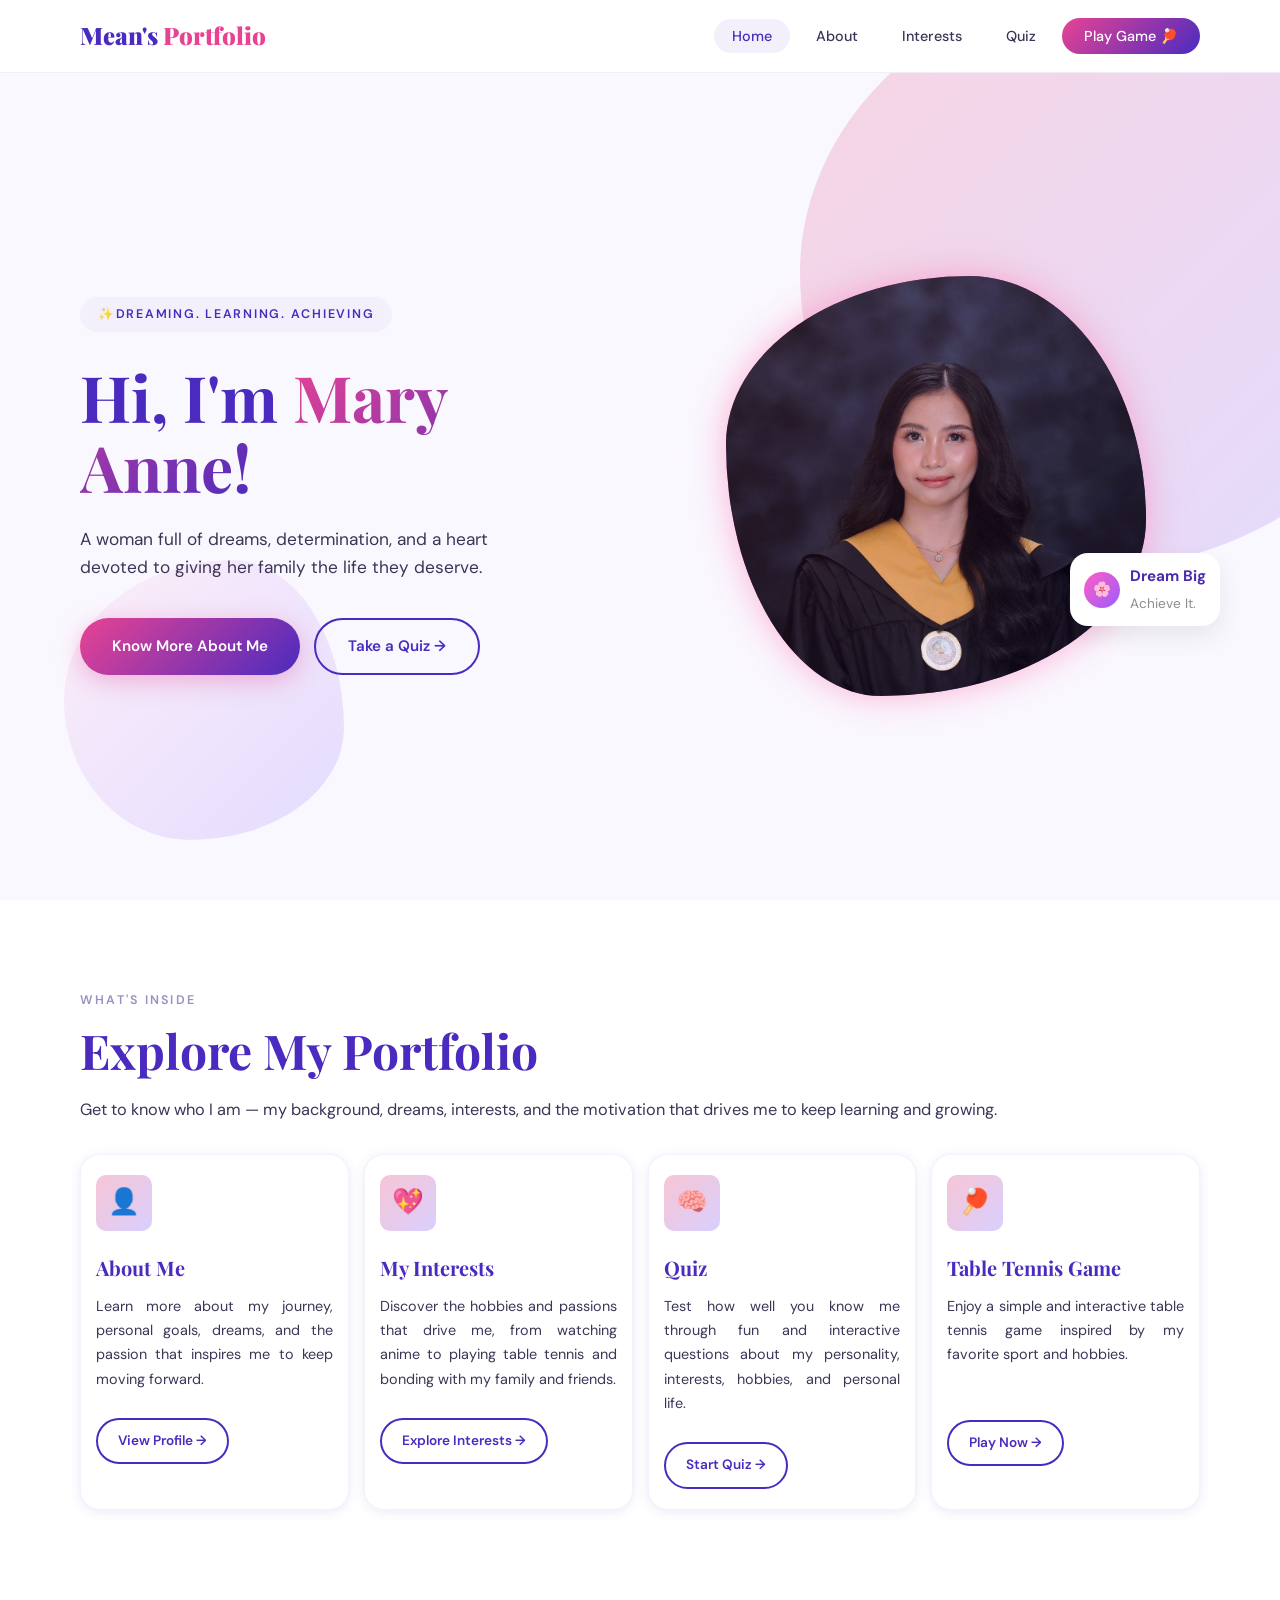
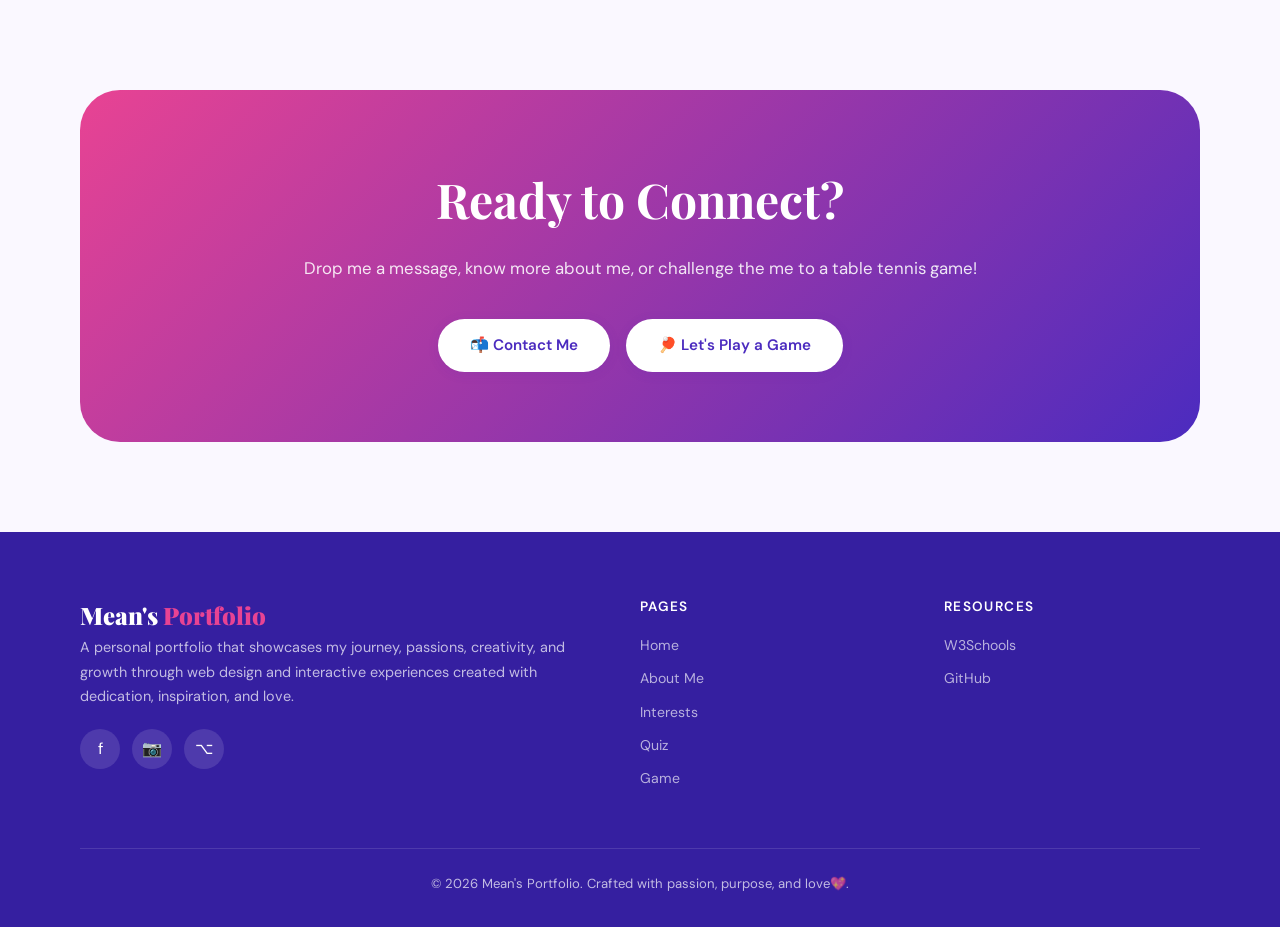
<file: index.html>
<!DOCTYPE html>
<html lang="en">
<head>
  <meta charset="UTF-8" />
  <meta name="viewport" content="width=device-width, initial-scale=1.0" />
  <title>Mean's Portfolio — Home</title>
  <link rel="stylesheet" href="style.css" />
</head>
<body>

  <nav class="navbar">
    <div class="container nav-inner">
      <a href="index.html" class="nav-logo">Mean's <span>Portfolio</span></a>

      <ul class="nav-links">
        <li><a href="index.html">Home</a></li>
        <li><a href="about.html">About</a></li>
        <li><a href="interest.html">Interests</a></li>
        <li><a href="quiz.html">Quiz</a></li>
        <li><a href="game.html" class="nav-cta">Play Game 🏓</a></li>
      </ul>

      <button class="nav-hamburger" aria-label="Toggle menu">
        <span></span><span></span><span></span>
      </button>
    </div>

    <ul class="nav-mobile">
      <li><a href="index.html">Home</a></li>
      <li><a href="about.html">About</a></li>
      <li><a href="interest.html">Interests</a></li>
      <li><a href="quiz.html">Quiz</a></li>
      <li><a href="game.html">Play Game 🏓</a></li>
    </ul>
  </nav>

  <section class="hero">
    <div class="blob hero-bg-blob-1"></div>
    <div class="blob hero-bg-blob-2"></div>
    <div class="container">
      <div class="hero-inner">
        <div class="hero-content">
          <span class="hero-tag">✨Dreaming. Learning. Achieving</span>
          <h1 class="hero-title">
            <span class="intro-line">
              Hi, I'm <span class="grad-text">Mary Anne!</span>
            </span>
          </h1>
          <p class="hero-desc">
            A woman full of dreams, determination, and a heart devoted to giving her family the life they deserve.
          </p>
          <div class="hero-actions">
            <a href="about.html" class="btn btn-primary">Know More About Me</a>
            <a href="quiz.html"  class="btn btn-outline">Take a Quiz →</a>
          </div>
        </div>
        <div class="hero-visual">
          <div class="hero-img-blob">
            <!-- Profile photo placeholder -->
            <img src=".\mean.jpg" alt="Mary Anne" class="profile-img">
          </div>
          <div class="hero-badge">
            <div class="hero-badge-icon">🌸</div>
            <div>
                <strong>Dream Big</strong>
                <span>Achieve It.</span>
            </div>
        </div>
        </div>
      </div>
    </div>
  </section>

  <section class="section" style="background: var(--white);">
    <div class="container">
      <p class="section-label fade-up">What's Inside</p>
      <h2 class="section-title fade-up">Explore My Portfolio</h2>
      <p class="section-sub fade-up; about-text" >
        Get to know who I am — my background, dreams, interests, and the motivation that drives me to keep learning and growing.
      </p>

      <div class="features-grid">

        <div class="feature-card fade-up">
          <div class="feature-icon">👤</div>
          <h3>About Me</h3>
          <p style="text-align: justify;">Learn more about my journey, personal goals, dreams, and the passion that inspires me to keep moving forward.</p>
          <br>
          <a href="about.html" class="btn btn-outline" style="padding:10px 20px; font-size:.85rem">View Profile →</a>
        </div>

        <div class="feature-card fade-up">
          <div class="feature-icon">💖</div>
          <h3>My Interests</h3>
          <p style="text-align: justify;">Discover the hobbies and passions that drive me, from watching anime to playing table tennis and bonding with my family and friends.</p>
          <br>
          <a href="interest.html" class="btn btn-outline" style="padding:10px 20px; font-size:.85rem">Explore Interests →</a>
        </div>

        <div class="feature-card fade-up">
          <div class="feature-icon">🧠</div>
          <h3>Quiz</h3>
          <p style="text-align: justify;">Test how well you know me through fun and interactive questions about my personality, interests, hobbies, and personal life.</p>
          <br>
          <a href="quiz.html" class="btn btn-outline" style="padding:10px 20px; font-size:.85rem">Start Quiz →</a>
        </div>

        <div class="feature-card fade-up">
          <div class="feature-icon">🏓</div>
          <h3>Table Tennis Game</h3>
          <p style="text-align: justify;">Enjoy a simple and interactive table tennis game inspired by my favorite sport and hobbies.</p>
          <br>
          <br>
          <a href="game.html" class="btn btn-outline" style="padding:10px 20px; font-size:.85rem">Play Now →</a>
        </div>

      </div>
    </div>
  </section>

  <section class="section">
    <div class="container">
      <div class="cta-banner fade-up">
        <h2>Ready to Connect?</h2>
        <p>Drop me a message, know more about me, or challenge the me to a table tennis game!</p>
        <div style="display:flex; gap:16px; justify-content:center; flex-wrap:wrap;">
          <a href="about.html" class="btn btn-white">📬 Contact Me</a>
          <a href="game.html"  class="btn btn-white">🏓 Let's Play a Game</a>
        </div>
      </div>
    </div>
  </section>

  <footer class="footer">
    <div class="container">
      <div class="footer-grid">
        <div class="footer-brand">
          <a href="index.html" class="nav-logo">Mean's<span> Portfolio</span></a>
          <p>A personal portfolio that showcases my journey, passions, creativity, and growth through web design and interactive experiences created with dedication, inspiration, and love.</p>
          <div class="social-links">
            <a href="https://www.facebook.com/maryanne.gonzales.5876/" title="Facebook">f</a>
            <a href="https://www.instagram.com/_whtdhck" title="Instagram">📷</a>
            <a href="https://github.com/maryviojan" title="GitHub">⌥</a>
          </div>
        </div>
        <div class="footer-col">
          <h4>Pages</h4>
          <a href="index.html">Home</a>
          <a href="about.html">About Me</a>
          <a href="interest.html">Interests</a>
          <a href="quiz.html">Quiz</a>
          <a href="game.html">Game</a>
        </div>
        <div class="footer-col">
          <h4>Resources</h4>
          <a href="https://www.w3schools.com" target="_blank" rel="noopener">W3Schools</a>
          <a href="https://github.com/maryviojan" target="_blank" rel="noopener">GitHub</a>
        </div>
      </div>
      <div class="footer-bottom">
        <p>© 2026 Mean's Portfolio. Crafted with passion, purpose, and love💖.</p>
      </div>
    </div>
  </footer>

  <script src="script.js"></script>
</body>
</html>
</file>
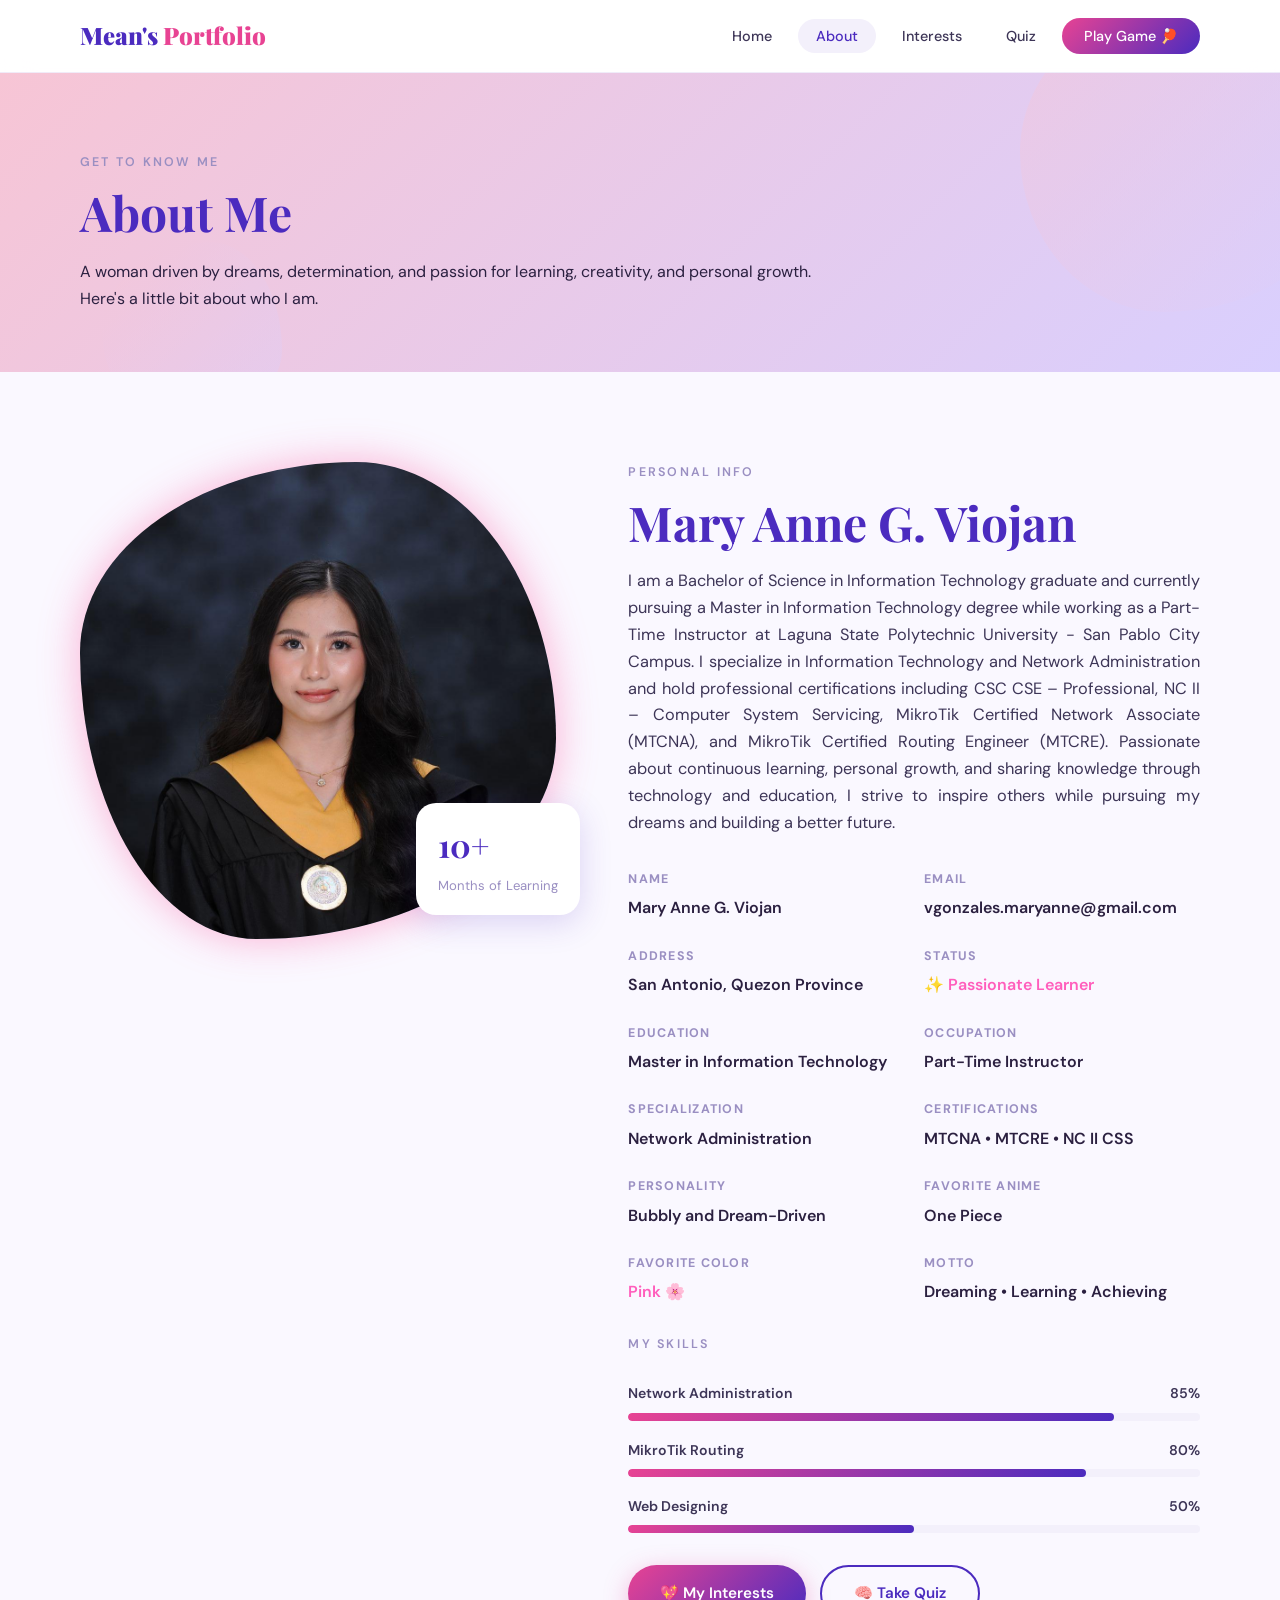
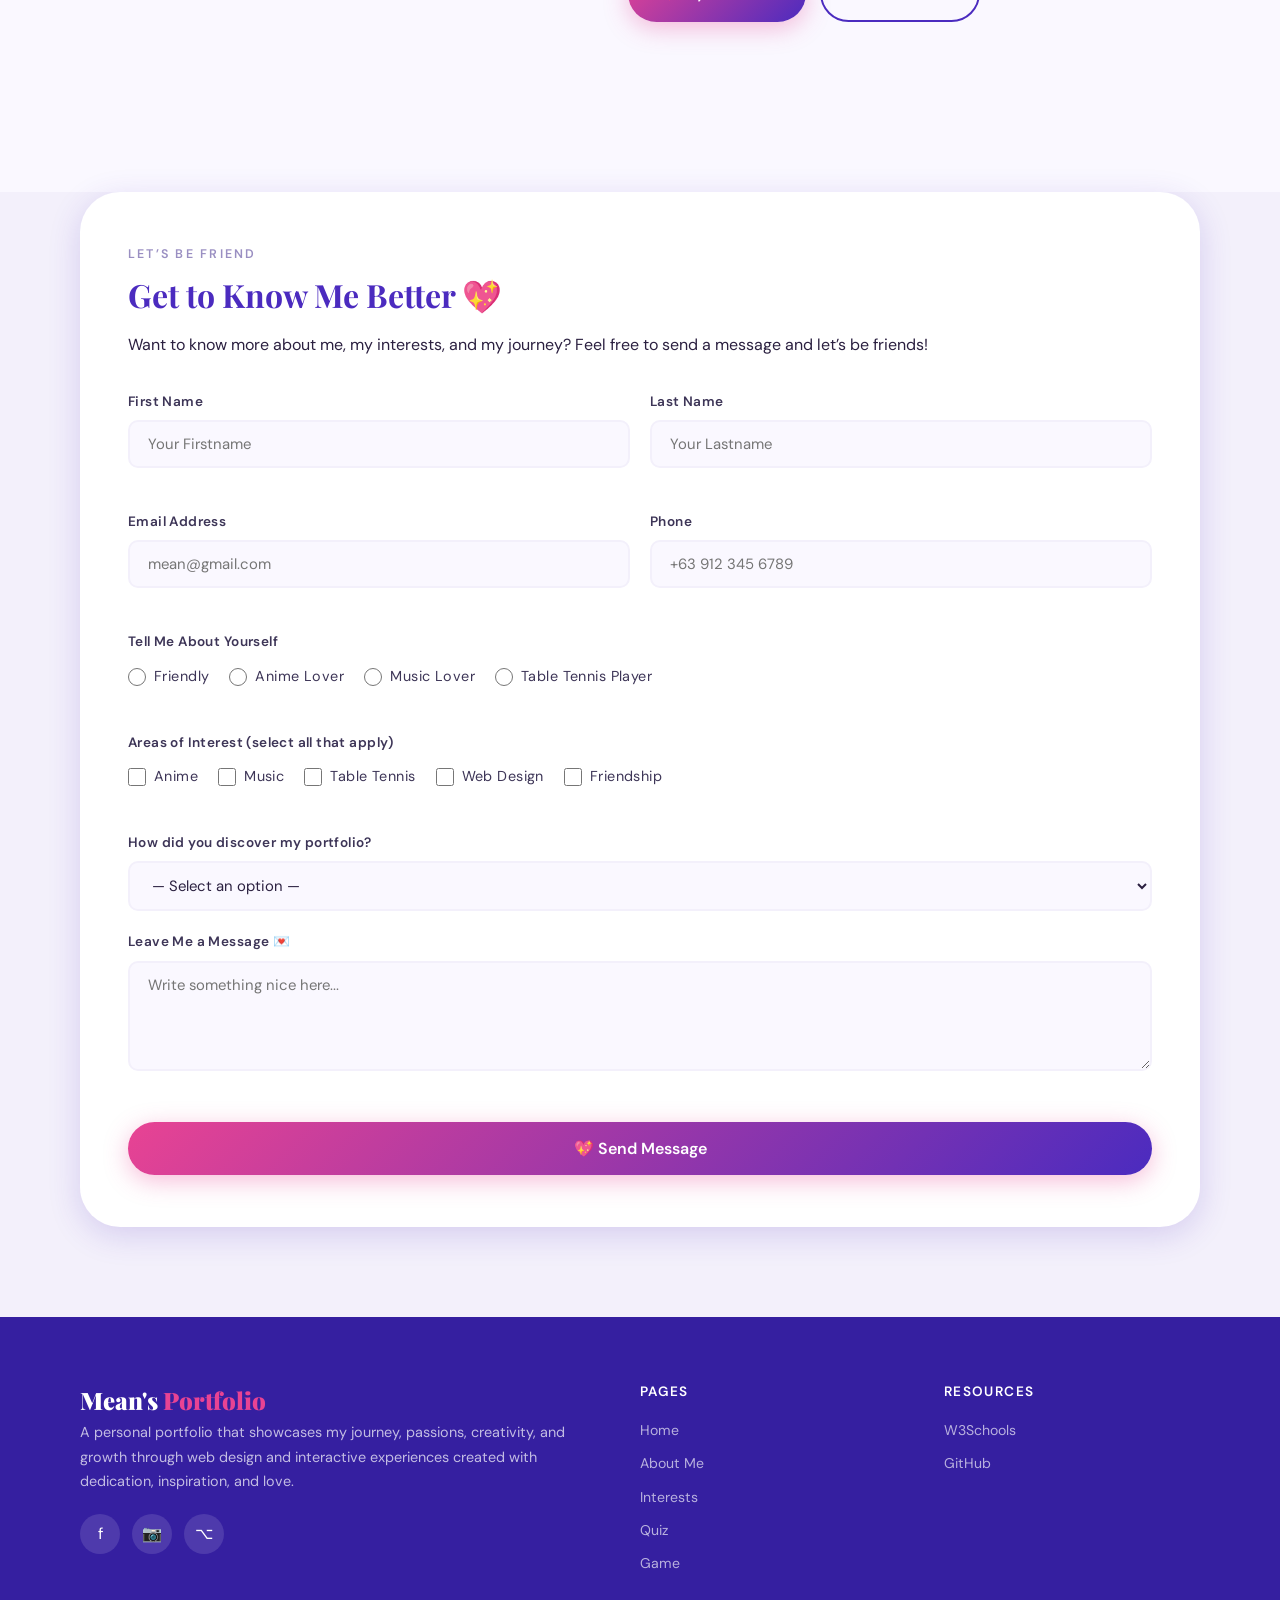
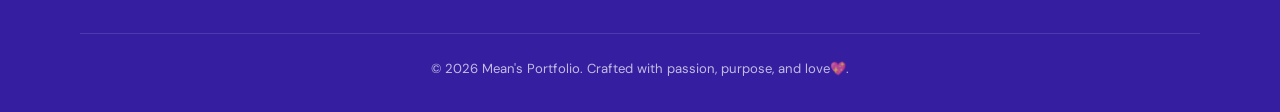
<file: about.html>
<!DOCTYPE html>
<html lang="en">
<head>
  <meta charset="UTF-8" />
  <meta name="viewport" content="width=device-width, initial-scale=1.0" />
  <title>Mean's Portfolio — About Me</title>
  <link rel="stylesheet" href="style.css" />
</head>
<body>

  <nav class="navbar">
    <div class="container nav-inner">
      <a href="index.html" class="nav-logo">Mean's<span>  Portfolio</span></a>
      <ul class="nav-links">
        <li><a href="index.html">Home</a></li>
        <li><a href="about.html">About</a></li>
        <li><a href="interest.html">Interests</a></li>
        <li><a href="quiz.html">Quiz</a></li>
        <li><a href="game.html" class="nav-cta">Play Game 🏓</a></li>
      </ul>
      <button class="nav-hamburger" aria-label="Toggle menu">
        <span></span><span></span><span></span>
      </button>
    </div>
    <ul class="nav-mobile">
      <li><a href="index.html">Home</a></li>
      <li><a href="about.html">About</a></li>
      <li><a href="interest.html">Interests</a></li>
      <li><a href="quiz.html">Quiz</a></li>
      <li><a href="game.html">Play Game 🏓</a></li>
    </ul>
  </nav>

  <section class="page-hero">
    <div class="blob" style="width:320px;height:320px;top:-80px;right:-60px;opacity:.5;"></div>
    <div class="blob" style="width:180px;height:180px;bottom:-50px;left:8%;opacity:.4;"></div>
    <div class="container page-hero-content">
      <p class="section-label">Get to know me</p>
      <h1 class="section-title">About Me</h1>
     <p class="about-text">
        A woman driven by dreams, determination, and passion for learning, creativity, and personal growth. <br> Here's a little bit about who I am.</p>
    </div>
  </section>

  <section class="section">
    <div class="container">
      <div class="about-grid">
        <div class="about-img-wrap fade-up">
          <div class="about-img-blob">
            <img src=".\mean.jpg" alt="Mary Anne" class="about-profile-img">
          </div>
          <div class="about-stat-card">
            <strong>10+</strong>
            <span>Months of Learning</span>
          </div>
        </div>

        <div class="about-info fade-up">
          <p class="section-label">Personal Info</p>
          <h2 class="section-title">Mary Anne G. Viojan</h2>
          <p class="section-sub" style="max-width:100%; text-align: justify;">
              I am a Bachelor of Science in Information Technology graduate and currently pursuing a Master in Information Technology degree while working as a Part-Time Instructor at Laguna State Polytechnic University - San Pablo City Campus. 
              I specialize in Information Technology and Network Administration and hold professional certifications including CSC CSE – Professional, NC II – Computer System Servicing, 
              MikroTik Certified Network Associate (MTCNA), and MikroTik Certified Routing Engineer (MTCRE). 
              Passionate about continuous learning, personal growth, and sharing knowledge through technology and education,
              I strive to inspire others while pursuing my dreams and building a better future.
          </p>

          <div style="display:grid; grid-template-columns:1fr 1fr; gap:20px; margin:28px 0;">

            <div>
              <span style="font-size:.78rem;font-weight:700;letter-spacing:.1em;text-transform:uppercase;color:var(--gray-400)">
                Name
              </span>
              <p style="font-weight:600;color:var(--text);margin-top:4px">
                Mary Anne G. Viojan
              </p>
            </div>

            <div>
              <span style="font-size:.78rem;font-weight:700;letter-spacing:.1em;text-transform:uppercase;color:var(--gray-400)">
                Email
              </span>
              <p style="font-weight:600;color:var(--text);margin-top:4px">
                vgonzales.maryanne@gmail.com
              </p>
            </div>

            <div>
              <span style="font-size:.78rem;font-weight:700;letter-spacing:.1em;text-transform:uppercase;color:var(--gray-400)">
                Address
              </span>
              <p style="font-weight:600;color:var(--text);margin-top:4px">
                San Antonio, Quezon Province
              </p>
            </div>

            <div>
              <span style="font-size:.78rem;font-weight:700;letter-spacing:.1em;text-transform:uppercase;color:var(--gray-400)">
                Status
              </span>
              <p style="font-weight:600;color:#ff5ebc;margin-top:4px">
                ✨ Passionate Learner
              </p>
            </div>

            <div>
              <span style="font-size:.78rem;font-weight:700;letter-spacing:.1em;text-transform:uppercase;color:var(--gray-400)">
                Education
              </span>
              <p style="font-weight:600;color:var(--text);margin-top:4px">
                Master in Information Technology
              </p>
            </div>

            <div>
              <span style="font-size:.78rem;font-weight:700;letter-spacing:.1em;text-transform:uppercase;color:var(--gray-400)">
                Occupation
              </span>
              <p style="font-weight:600;color:var(--text);margin-top:4px">
                Part-Time Instructor
              </p>
            </div>

            <div>
              <span style="font-size:.78rem;font-weight:700;letter-spacing:.1em;text-transform:uppercase;color:var(--gray-400)">
                Specialization
              </span>
              <p style="font-weight:600;color:var(--text);margin-top:4px">
                Network Administration
              </p>
            </div>

            <div>
              <span style="font-size:.78rem;font-weight:700;letter-spacing:.1em;text-transform:uppercase;color:var(--gray-400)">
                Certifications
              </span>
              <p style="font-weight:600;color:var(--text);margin-top:4px">
                MTCNA • MTCRE • NC II CSS
              </p>
            </div>

            <div>
              <span style="font-size:.78rem;font-weight:700;letter-spacing:.1em;text-transform:uppercase;color:var(--gray-400)">
                Personality
              </span>
              <p style="font-weight:600;color:var(--text);margin-top:4px">
                Bubbly and Dream-Driven
              </p>
            </div>

            <div>
              <span style="font-size:.78rem;font-weight:700;letter-spacing:.1em;text-transform:uppercase;color:var(--gray-400)">
                Favorite Anime
              </span>
              <p style="font-weight:600;color:var(--text);margin-top:4px">
                One Piece
              </p>
            </div>

            <div>
              <span style="font-size:.78rem;font-weight:700;letter-spacing:.1em;text-transform:uppercase;color:var(--gray-400)">
                Favorite Color
              </span>
              <p style="font-weight:600;color:#ff5ebc;margin-top:4px">
                Pink 🌸
              </p>
            </div>

            <div>
              <span style="font-size:.78rem;font-weight:700;letter-spacing:.1em;text-transform:uppercase;color:var(--gray-400)">
                Motto
              </span>
              <p style="font-weight:600;color:var(--text);margin-top:4px">
                Dreaming • Learning • Achieving
              </p>
            </div>

          </div>

          <p class="section-label">My Skills</p>
          <div class="skills-list">

            <div class="skill-item">
              <div class="skill-header"><span>Network Administration</span><span>85%</span></div>
              <div class="skill-bar">
                <div class="skill-fill" data-width="85%" style="width:0%"></div>
              </div>
            </div>

            <div class="skill-item">
              <div class="skill-header"><span>MikroTik Routing</span><span>80%</span></div>
              <div class="skill-bar">
                <div class="skill-fill" data-width="80%" style="width:0%"></div>
              </div>
            </div>

            <div class="skill-item">
              <div class="skill-header"><span>Web Designing</span><span>50%</span></div>
              <div class="skill-bar">
                <div class="skill-fill" data-width="50%" style="width:0%"></div>
              </div>
            </div>

          </div>

          <div style="margin-top:32px; display:flex; gap:14px; flex-wrap:wrap;">
            <a href="interest.html" class="btn btn-primary">💖 My Interests</a>
            <a href="quiz.html"     class="btn btn-outline">🧠 Take Quiz</a>
          </div>
        </div>

      </div>
    </div>
  </section>

  <section class="section" style="background:var(--gray-100); padding-top:0;">
    <div class="container">
      <div class="form-card fade-up">
        <p class="section-label">LET’S BE FRIEND</p>
        <h2 class="section-title">Get to Know Me Better 💖</h2>
        <p class="section-sub; about-text">Want to know more about me, my interests, and my journey? Feel free to send a message and let’s be friends!</p>

        <form id="contact-form" novalidate>
          <div class="form-grid">

            <div class="form-group">
              <label for="fname">First Name</label>
              <input type="text" id="fname" name="fname" placeholder="Your Firstname" />
              <span class="form-error" id="fname-error"></span>
            </div>

            <div class="form-group">
              <label for="lname">Last Name</label>
              <input type="text" id="lname" name="lname" placeholder="Your Lastname" />
              <span class="form-error" id="lname-error"></span>
            </div>

            <div class="form-group">
              <label for="email">Email Address</label>
              <input type="email" id="email" name="email" placeholder="mean@gmail.com" />
              <span class="form-error" id="email-error"></span>
            </div>

            <div class="form-group">
              <label for="phone">Phone</label>
              <input type="tel" id="phone" name="phone" placeholder="+63 912 345 6789" />
            </div>

            <div class="form-group full">
              <label>Tell Me About Yourself</label>
              <div class="radio-group">
                <label><input type="radio" name="yourself" value="Friendly" /> Friendly</label>
                <label><input type="radio" name="yourself" value="Anime Lover"   /> Anime Lover</label>
                <label><input type="radio" name="yourself" value="Music Lover"  />Music Lover </label>
                <label><input type="radio" name="yourself" value="Table Tennis Player"     />Table Tennis Player </label>
              </div>
              <span class="form-error" id="yourself-error"></span>
            </div>

            <div class="form-group full">
              <label>Areas of Interest (select all that apply)</label>
              <div class="check-group">
                <label><input type="checkbox" name="interests" value="anime"  /> Anime</label>
                <label><input type="checkbox" name="interests" value="music"  /> Music</label>
                <label><input type="checkbox" name="interests" value="pingpong"  /> Table Tennis</label>
                <label><input type="checkbox" name="interests" value="web"      /> Web Design</label>
                <label><input type="checkbox" name="interests" value="frienship"  /> Friendship</label>
              </div>
              <span class="form-error" id="interests-error"></span>
            </div>

            <div class="form-group full">
              <label for="source">How did you discover my portfolio?</label>
              <select id="source" name="source">
                <option value="">— Select an option —</option>
                <option value="social">Social Media</option>
                <option value="reco">Friend Recommendation</option>
                <option value="school">School Activity</option>
                <option value="exploring">Just Exploring</option>
                <option value="other">Other</option>
              </select>
            </div>

            <div class="form-group full">
              <label for="message">Leave Me a Message 💌</label>
              <textarea id="message" name="message" placeholder="Write something nice here..."></textarea>
              <span class="form-error" id="message-error"></span>
            </div>

            <div class="form-group full" style="margin-top:8px;">
              <button type="submit" class="btn btn-primary" style="width:100%; justify-content:center; font-size:1rem; padding:16px;">
                💖 Send Message
              </button>
            </div>

          </div>
        </form>

        <div id="form-success" class="form-success-msg">
          🎉 Thank you! Your message has been received. I'll get back to you soon!
        </div>

      </div>
    </div>
  </section>

  <footer class="footer">
    <div class="container">
      <div class="footer-grid">
        <div class="footer-brand">
          <a href="index.html" class="nav-logo">Mean's<span> Portfolio</span></a>
          <p>A personal portfolio that showcases my journey, passions, creativity, and growth through web design and interactive experiences created with dedication, inspiration, and love.</p>
          <div class="social-links">
            <a href="https://www.facebook.com/maryanne.gonzales.5876/" title="Facebook">f</a>
            <a href="https://www.instagram.com/_whtdhck" title="Instagram">📷</a>
            <a href="https://github.com/maryviojan" title="GitHub">⌥</a>
          </div>
        </div>
        <div class="footer-col">
          <h4>Pages</h4>
          <a href="index.html">Home</a>
          <a href="about.html">About Me</a>
          <a href="interest.html">Interests</a>
          <a href="quiz.html">Quiz</a>
          <a href="game.html">Game</a>
        </div>
        <div class="footer-col">
          <h4>Resources</h4>
          <a href="https://www.w3schools.com" target="_blank" rel="noopener">W3Schools</a>
          <a href="https://github.com/maryviojan" target="_blank" rel="noopener">GitHub</a>
        </div>
      </div>
      <div class="footer-bottom">
        <p>© 2026 Mean's Portfolio. Crafted with passion, purpose, and love💖.</p>
      </div>
    </div>
  </footer>

  <script src="script.js"></script>
</body>
</html>
</file>
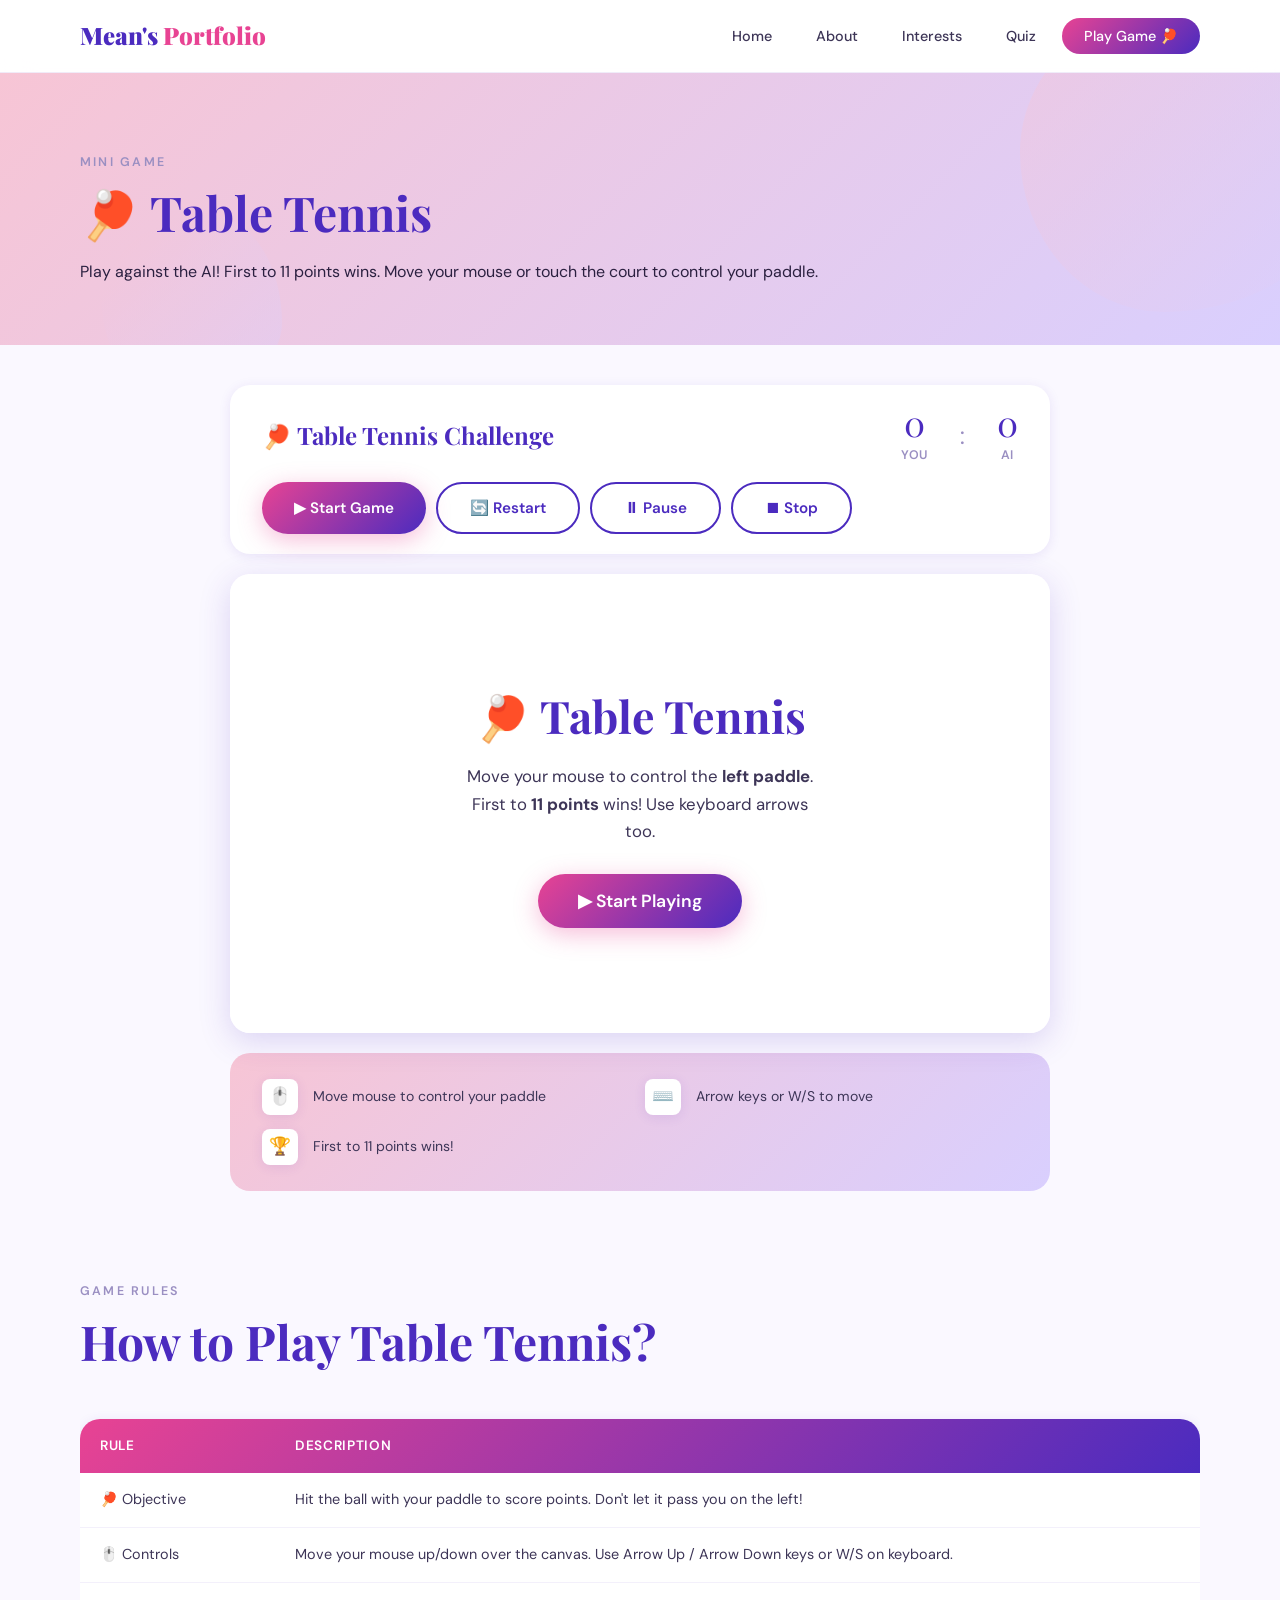
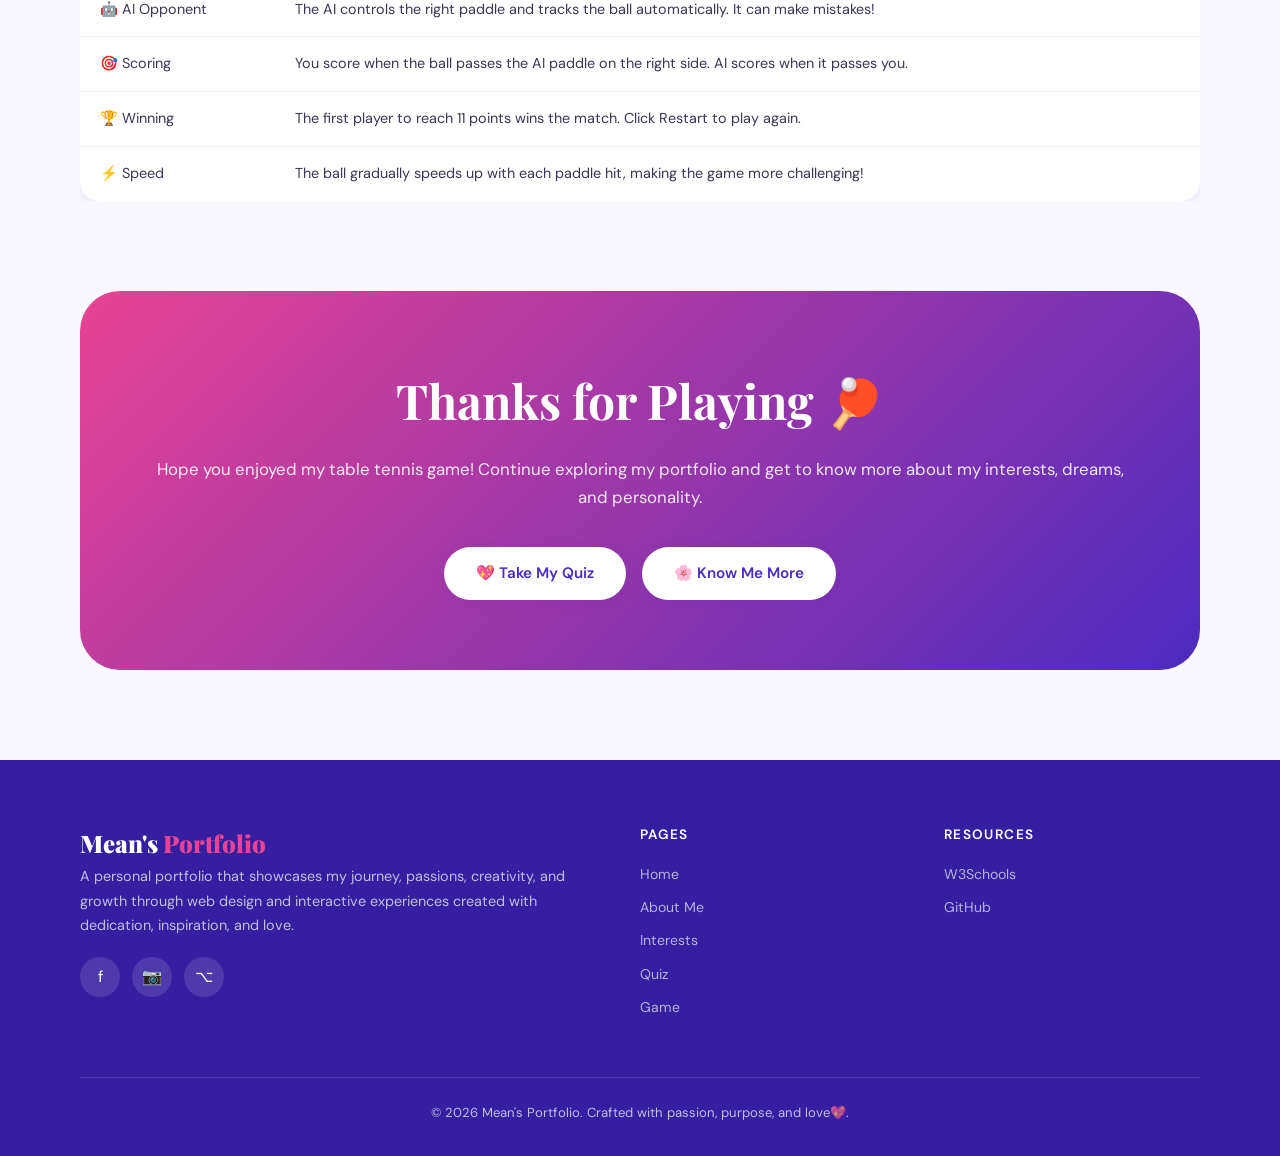
<file: game.html>
<!DOCTYPE html>
<html lang="en">
<head>
  <meta charset="UTF-8" />
  <meta name="viewport" content="width=device-width, initial-scale=1.0" />
  <title>Mean's Portfolio — Table Tennis Game</title>
  <link rel="stylesheet" href="style.css" />
</head>
<body>

  <nav class="navbar">
    <div class="container nav-inner">
      <a href="index.html" class="nav-logo">Mean's<span> Portfolio</span></a>
      <ul class="nav-links">
        <li><a href="index.html">Home</a></li>
        <li><a href="about.html">About</a></li>
        <li><a href="interest.html">Interests</a></li>
        <li><a href="quiz.html">Quiz</a></li>
        <li><a href="game.html" class="nav-cta">Play Game 🏓</a></li>
      </ul>
      <button class="nav-hamburger" aria-label="Toggle menu">
        <span></span><span></span><span></span>
      </button>
    </div>
    <ul class="nav-mobile">
      <li><a href="index.html">Home</a></li>
      <li><a href="about.html">About</a></li>
      <li><a href="interest.html">Interests</a></li>
      <li><a href="quiz.html">Quiz</a></li>
      <li><a href="game.html">Play Game 🏓</a></li>
    </ul>
  </nav>

  <section class="page-hero">
    <div class="blob" style="width:320px;height:320px;top:-80px;right:-60px;opacity:.5;"></div>
    <div class="blob" style="width:180px;height:180px;bottom:-50px;left:8%;opacity:.4;"></div>
    <div class="container page-hero-content">
      <p class="section-label">Mini Game</p>
      <h1 class="section-title">🏓 Table Tennis</h1>
      <p class="section-sub; about-text">Play against the AI! First to 11 points wins. Move your mouse or touch the court to control your paddle.</p>
    </div>
  </section>

  <section class="section" style="padding-top: 40px;">
    <div class="container">
      <div class="game-wrap">

        <div class="game-header-bar">
          <h2>🏓 Table Tennis Challenge</h2>

          <div class="scoreboard">
            <div class="score-block">
              <span class="score-num" id="player-score">0</span>
              <p class="score-lbl">You</p>
            </div>
            <div class="score-divider">:</div>
            <div class="score-block">
              <span class="score-num" id="ai-score">0</span>
              <p class="score-lbl">AI</p>
            </div>
          </div>

          <div style="display:flex; gap:10px; flex-wrap:wrap; justify-content:center;">
            <button id="hit-btn" class="btn btn-primary" onclick="startGame()">
              ▶ Start Game
            </button>
            <button class="btn btn-outline" onclick="startGame()">
              🔄 Restart
            </button>
            <button class="btn btn-outline" onclick="pauseGame()">
              ⏸ Pause
            </button>

            <button class="btn btn-outline" onclick="stopGame()">
              ⏹ Stop
</button>
          </div>
        </div>

        <div id="game-canvas-wrap" style="position:relative;">

          <canvas id="game-canvas"></canvas>

          <div class="game-overlay" id="game-overlay" style="display:flex;">
            <h3 id="overlay-title">🏓 Table Tennis</h3>
            <p id="overlay-msg">
              Move your mouse to control the <strong>left paddle</strong>.
              First to <strong>11 points</strong> wins! Use keyboard arrows too.
            </p>
            <button class="btn btn-primary" style="font-size:1.1rem; padding:16px 40px;" onclick="startGame()">
              ▶ Start Playing
            </button>
          </div>
        </div>

        <div class="game-instructions">
          <div class="game-instr-item">
            <div class="instr-icon">🖱️</div>
            <span>Move mouse to control your paddle</span>
          </div>
          <div class="game-instr-item">
            <div class="instr-icon">⌨️</div>
            <span>Arrow keys or W/S to move</span>
          </div>
          <div class="game-instr-item">
            <div class="instr-icon">🏆</div>
            <span>First to 11 points wins!</span>
          </div>
        </div>
      </div>
    </div>
  </section>

  <section class="section" style="padding-top:0;">
    <div class="container">
      <p class="section-label fade-up">Game Rules</p>
      <h2 class="section-title fade-up">How to Play Table Tennis?</h2>

      <div class="fade-up" style="overflow-x:auto;">
        <table class="fancy-table">
          <thead>
            <tr>
              <th>Rule</th>
              <th>Description</th>
            </tr>
          </thead>
          <tbody>
            <tr>
              <td>🏓 Objective</td>
              <td>Hit the ball with your paddle to score points. Don't let it pass you on the left!</td>
            </tr>
            <tr>
              <td>🖱️ Controls</td>
              <td>Move your mouse up/down over the canvas. Use Arrow Up / Arrow Down keys or W/S on keyboard.</td>
            </tr>
            <tr>
              <td>🤖 AI Opponent</td>
              <td>The AI controls the right paddle and tracks the ball automatically. It can make mistakes!</td>
            </tr>
            <tr>
              <td>🎯 Scoring</td>
              <td>You score when the ball passes the AI paddle on the right side. AI scores when it passes you.</td>
            </tr>
            <tr>
              <td>🏆 Winning</td>
              <td>The first player to reach 11 points wins the match. Click Restart to play again.</td>
            </tr>
            <tr>
              <td>⚡ Speed</td>
              <td>The ball gradually speeds up with each paddle hit, making the game more challenging!</td>
            </tr>
          </tbody>
        </table>
      </div>

    </div>
  </section>

<section class="section" style="padding-top:0;">
  <div class="container">
    <div class="cta-banner fade-up">
      <h2>Thanks for Playing 🏓</h2>
      <p>
        Hope you enjoyed my table tennis game! Continue exploring my portfolio and get to know more about my interests, dreams, and personality.
      </p>
      <div style="display:flex; gap:16px; justify-content:center; flex-wrap:wrap;">
        <a href="quiz.html" class="btn btn-white">
          💖 Take My Quiz
        </a>
        <a href="about.html" class="btn btn-white">
          🌸 Know Me More
        </a>
      </div>
    </div>
  </div>
</section>

  <footer class="footer">
    <div class="container">
      <div class="footer-grid">
        <div class="footer-brand">
          <a href="index.html" class="nav-logo">Mean's<span> Portfolio</span></a>
          <p>A personal portfolio that showcases my journey, passions, creativity, and growth through web design and interactive experiences created with dedication, inspiration, and love.</p>
          <div class="social-links">
            <a href="https://www.facebook.com/maryanne.gonzales.5876/" title="Facebook">f</a>
            <a href="https://www.instagram.com/_whtdhck" title="Instagram">📷</a>
            <a href="https://github.com/maryviojan" title="GitHub">⌥</a>
          </div>
        </div>
        <div class="footer-col">
          <h4>Pages</h4>
          <a href="index.html">Home</a>
          <a href="about.html">About Me</a>
          <a href="interest.html">Interests</a>
          <a href="quiz.html">Quiz</a>
          <a href="game.html">Game</a>
        </div>
        <div class="footer-col">
          <h4>Resources</h4>
          <a href="https://www.w3schools.com" target="_blank" rel="noopener">W3Schools</a>
          <a href="https://github.com/maryviojan" target="_blank" rel="noopener">GitHub</a>
        </div>
      </div>
      <div class="footer-bottom">
        <p>© 2026 Mean's Portfolio. Crafted with passion, purpose, and love💖.</p>
      </div>
    </div>
  </footer>

  <script src="script.js"></script>
</body>
</html>
</file>
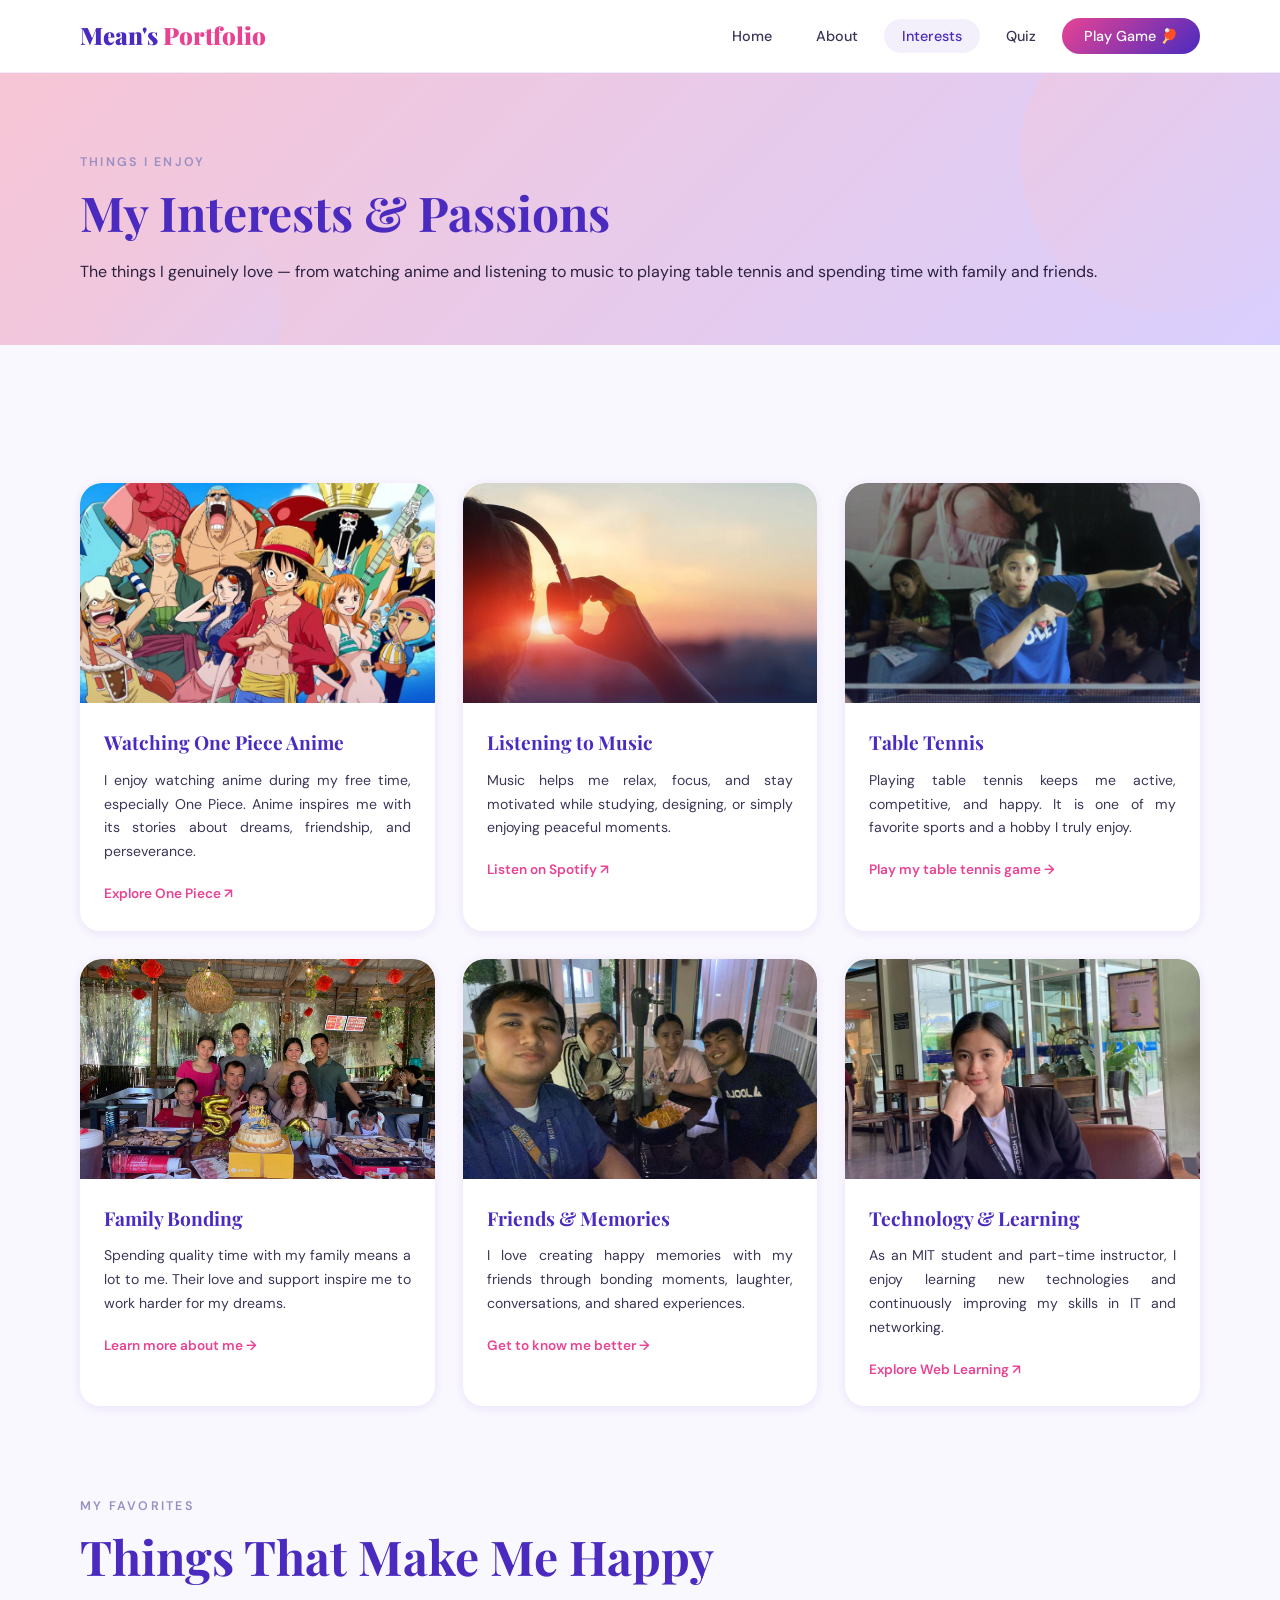
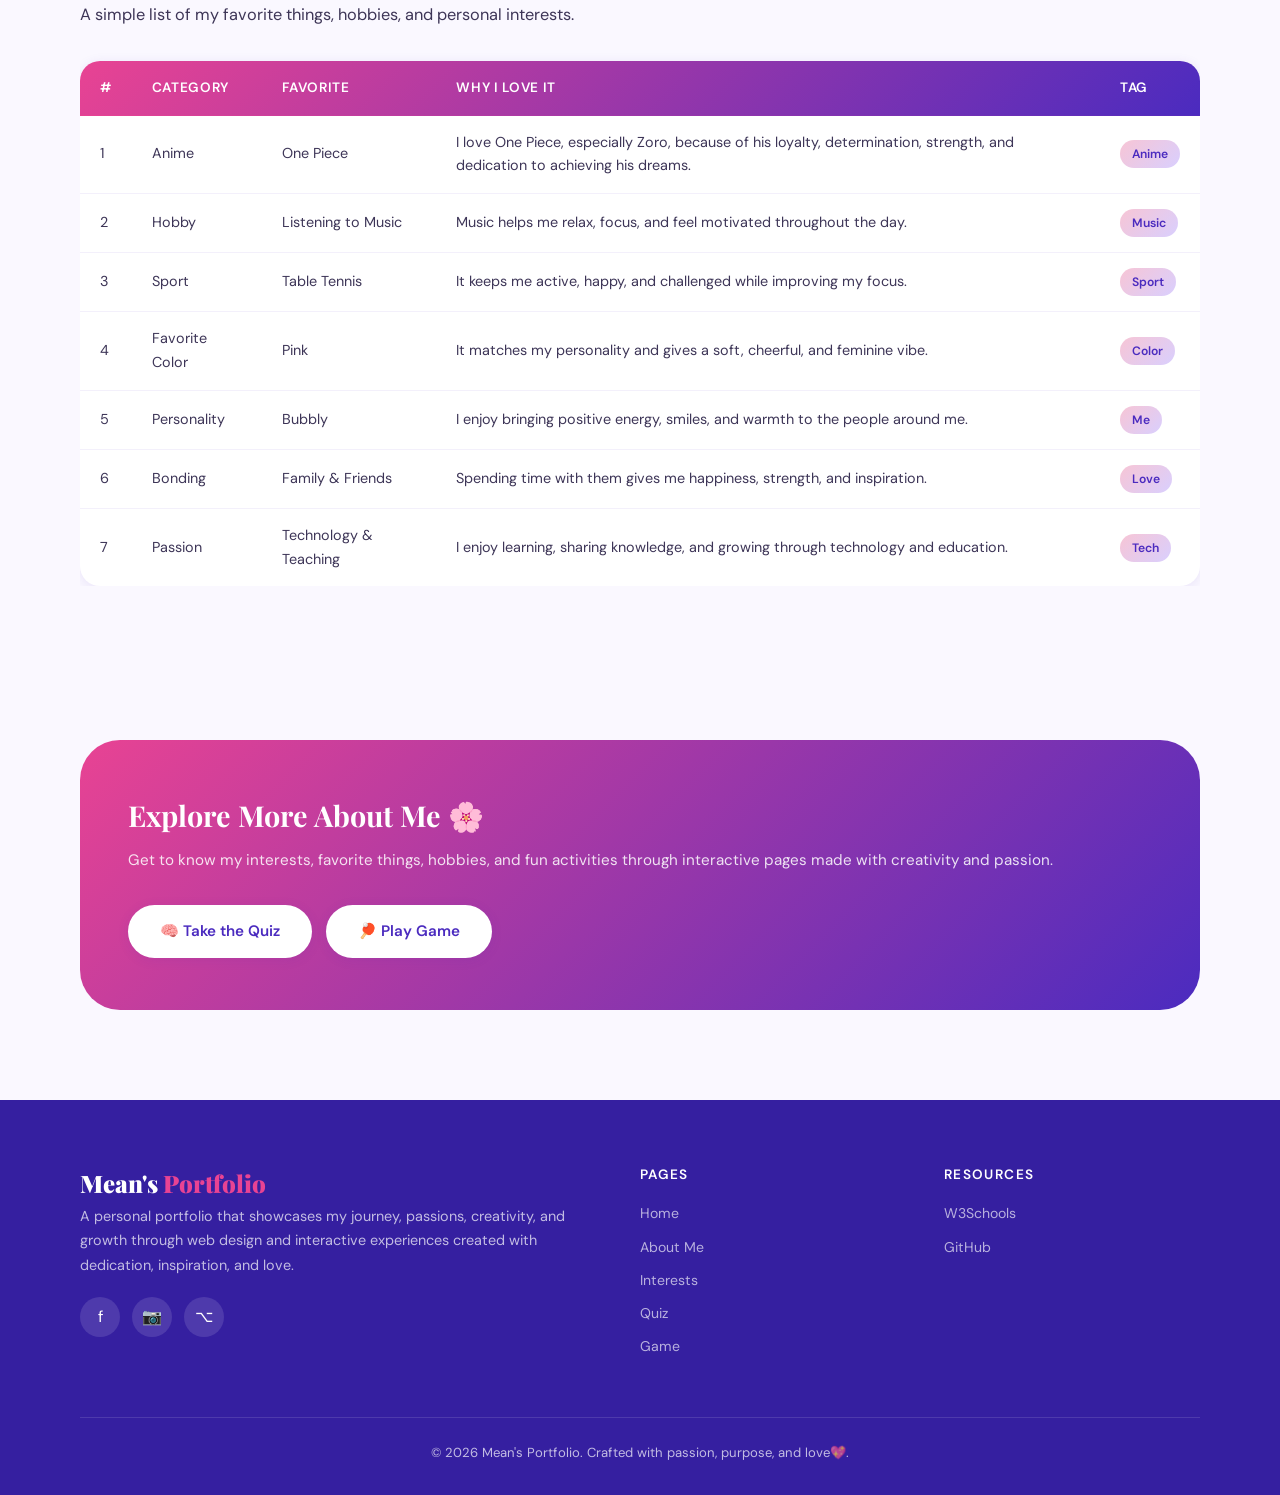
<file: interest.html>
<!DOCTYPE html>
<html lang="en">
<head>
  <meta charset="UTF-8" />
  <meta name="viewport" content="width=device-width, initial-scale=1.0" />
  <title>Mean's Portfolio — Interests</title>
  <link rel="stylesheet" href="style.css" />
</head>
<body>

  <nav class="navbar">
    <div class="container nav-inner">
      <a href="index.html" class="nav-logo">Mean's<span> Portfolio</span></a>
      <ul class="nav-links">
        <li><a href="index.html">Home</a></li>
        <li><a href="about.html">About</a></li>
        <li><a href="interest.html">Interests</a></li>
        <li><a href="quiz.html">Quiz</a></li>
        <li><a href="game.html" class="nav-cta">Play Game 🏓</a></li>
      </ul>
      <button class="nav-hamburger" aria-label="Toggle menu">
        <span></span><span></span><span></span>
      </button>
    </div>
    <ul class="nav-mobile">
      <li><a href="index.html">Home</a></li>
      <li><a href="about.html">About</a></li>
      <li><a href="interest.html">Interests</a></li>
      <li><a href="quiz.html">Quiz</a></li>
      <li><a href="game.html">Play Game 🏓</a></li>
    </ul>
  </nav>

  <section class="page-hero">
    <div class="blob" style="width:320px;height:320px;top:-80px;right:-60px;opacity:.5;"></div>
    <div class="blob" style="width:180px;height:180px;bottom:-50px;left:8%;opacity:.4;"></div>
    <div class="container page-hero-content">
      <p class="section-label">Things I Enjoy</p>
      <h1 class="section-title">My Interests & Passions</h1>
      <p class="section-sub; about-text">The things I genuinely love — from watching anime and listening to music to playing table tennis and spending time with family and friends.</p>
    </div>
  </section>

  <section class="section">
    <div class="container">

      <div class="interests-grid">

        <div class="interest-card fade-up">
          <div class="interest-card-img">
            <img src=".\onepiece.png" alt="Anime">
          </div>
          <div class="interest-card-body">
            <h3>Watching One Piece Anime</h3>
            <p style="text-align: justify;">I enjoy watching anime during my free time, especially One Piece. Anime inspires me with its stories about dreams, friendship, and perseverance.</p>
            <a href="https://onepiece.fandom.com/wiki/One_Piece_Wiki" target="_blank" rel="noopener">Explore One Piece ↗</a>
          </div>
        </div>

        <div class="interest-card fade-up">
          <div class="interest-card-img">
            <img src=".\music.jpg" alt="Music">
          </div>
          <div class="interest-card-body">
            <h3>Listening to Music</h3>
            <p style="text-align: justify;">Music helps me relax, focus, and stay motivated while studying, designing, or simply enjoying peaceful moments.</p>
            <a href="https://open.spotify.com/" target="_blank" rel="noopener">Listen on Spotify ↗</a>
          </div>
        </div>

        <div class="interest-card fade-up">
          <div class="interest-card-img">
            <img src=".\pingpong.png" alt="Table Tennis">
          </div>
          <div class="interest-card-body">
            <h3>Table Tennis</h3>
            <p style="text-align: justify;">Playing table tennis keeps me active, competitive, and happy. It is one of my favorite sports and a hobby I truly enjoy.</p>
            <a href="game.html">Play my table tennis game →</a>
          </div>
        </div>

        <div class="interest-card fade-up">
          <div class="interest-card-img">
            <img src=".\family.jpg" alt="Family">
          </div>
          <div class="interest-card-body">
            <h3>Family Bonding</h3>
            <p style="text-align: justify;">Spending quality time with my family means a lot to me. Their love and support inspire me to work harder for my dreams.</p>
            <a href="about.html">Learn more about me →</a>
          </div>
        </div>

        <div class="interest-card fade-up">
          <div class="interest-card-img">
            <img src=".\friends.jpg" alt="Friends">
          </div>
          <div class="interest-card-body">
            <h3>Friends & Memories</h3>
            <p style="text-align: justify;">I love creating happy memories with my friends through bonding moments, laughter, conversations, and shared experiences.</p>
            <a href="quiz.html">Get to know me better →</a>
          </div>
        </div>

        <div class="interest-card fade-up">
          <div class="interest-card-img">
            <img src=".\me.jpg" alt="Technology">
          </div>
          <div class="interest-card-body">
            <h3>Technology & Learning</h3>
            <p style="text-align: justify;">As an MIT student and part-time instructor, I enjoy learning new technologies and continuously improving my skills in IT and networking.</p>
            <a href="https://www.w3schools.com" target="_blank" rel="noopener">Explore Web Learning ↗</a>
          </div>
        </div>
      </div>
    </div>
  </section>

  <section class="section" style="padding-top:0;">
    <div class="container">
      <p class="section-label fade-up">My Favorites</p>
      <h2 class="section-title fade-up">Things That Make Me Happy</h2>
      <p class="section-sub fade-up">A simple list of my favorite things, hobbies, and personal interests.</p>

      <div class="fade-up" style="overflow-x:auto;">
        <table class="fancy-table">
          <thead>
            <tr>
              <th>#</th>
              <th>Category</th>
              <th>Favorite</th>
              <th>Why I Love It</th>
              <th>Tag</th>
            </tr>
          </thead>
          <tbody>
            <tr>
              <td>1</td>
              <td>Anime</td>
              <td>One Piece</td>
              <td>I love One Piece, especially Zoro, because of his loyalty, determination, strength, and dedication to achieving his dreams.</td>
              <td><span class="tag-badge">Anime</span></td>
            </tr>

            <tr>
              <td>2</td>
              <td>Hobby</td>
              <td>Listening to Music</td>
              <td>Music helps me relax, focus, and feel motivated throughout the day.</td>
              <td><span class="tag-badge">Music</span></td>
            </tr>

            <tr>
              <td>3</td>
              <td>Sport</td>
              <td>Table Tennis</td>
              <td>It keeps me active, happy, and challenged while improving my focus.</td>
              <td><span class="tag-badge">Sport</span></td>
            </tr>

            <tr>
              <td>4</td>
              <td>Favorite Color</td>
              <td>Pink</td>
              <td>It matches my personality and gives a soft, cheerful, and feminine vibe.</td>
              <td><span class="tag-badge">Color</span></td>
            </tr>

            <tr>
              <td>5</td>
              <td>Personality</td>
              <td>Bubbly</td>
              <td>I enjoy bringing positive energy, smiles, and warmth to the people around me.</td>
              <td><span class="tag-badge">Me</span></td>
            </tr>

            <tr>
              <td>6</td>
              <td>Bonding</td>
              <td>Family & Friends</td>
              <td>Spending time with them gives me happiness, strength, and inspiration.</td>
              <td><span class="tag-badge">Love</span></td>
            </tr>

            <tr>
              <td>7</td>
              <td>Passion</td>
              <td>Technology & Teaching</td>
              <td>I enjoy learning, sharing knowledge, and growing through technology and education.</td>
              <td><span class="tag-badge">Tech</span></td>
            </tr>
          </tbody>
        </table>
      </div>
    </div>
  </section>

  <section class="section" style="padding-top:0;">
    <div class="container">
      <div class="quick-links-panel fade-up">
        <div>
          <h3>Explore More About Me 🌸</h3>
          <p>Get to know my interests, favorite things, hobbies, and fun activities through interactive pages made with creativity and passion.</p>
        </div>
        <div class="quick-links-btns">
          <a href="quiz.html" class="btn btn-white">🧠 Take the Quiz</a>
          <a href="game.html" class="btn btn-white">🏓 Play Game</a>
        </div>
      </div>
    </div>
  </section>

  <footer class="footer">
    <div class="container">
      <div class="footer-grid">
        <div class="footer-brand">
          <a href="index.html" class="nav-logo">Mean's<span> Portfolio</span></a>
          <p>A personal portfolio that showcases my journey, passions, creativity, and growth through web design and interactive experiences created with dedication, inspiration, and love.</p>
          <div class="social-links">
            <a href="https://www.facebook.com/maryanne.gonzales.5876/" title="Facebook">f</a>
            <a href="https://www.instagram.com/_whtdhck" title="Instagram">📷</a>
            <a href="https://github.com/maryviojan" title="GitHub">⌥</a>
          </div>
        </div>
        <div class="footer-col">
          <h4>Pages</h4>
          <a href="index.html">Home</a>
          <a href="about.html">About Me</a>
          <a href="interest.html">Interests</a>
          <a href="quiz.html">Quiz</a>
          <a href="game.html">Game</a>
        </div>
        <div class="footer-col">
          <h4>Resources</h4>
          <a href="https://www.w3schools.com" target="_blank" rel="noopener">W3Schools</a>
          <a href="https://github.com/maryviojan" target="_blank" rel="noopener">GitHub</a>
        </div>
      </div>
      <div class="footer-bottom">
        <p>© 2026 Mean's Portfolio. Crafted with passion, purpose, and love💖.</p>
      </div>
    </div>
  </footer>

  <script src="script.js"></script>
</body>
</html>
</file>
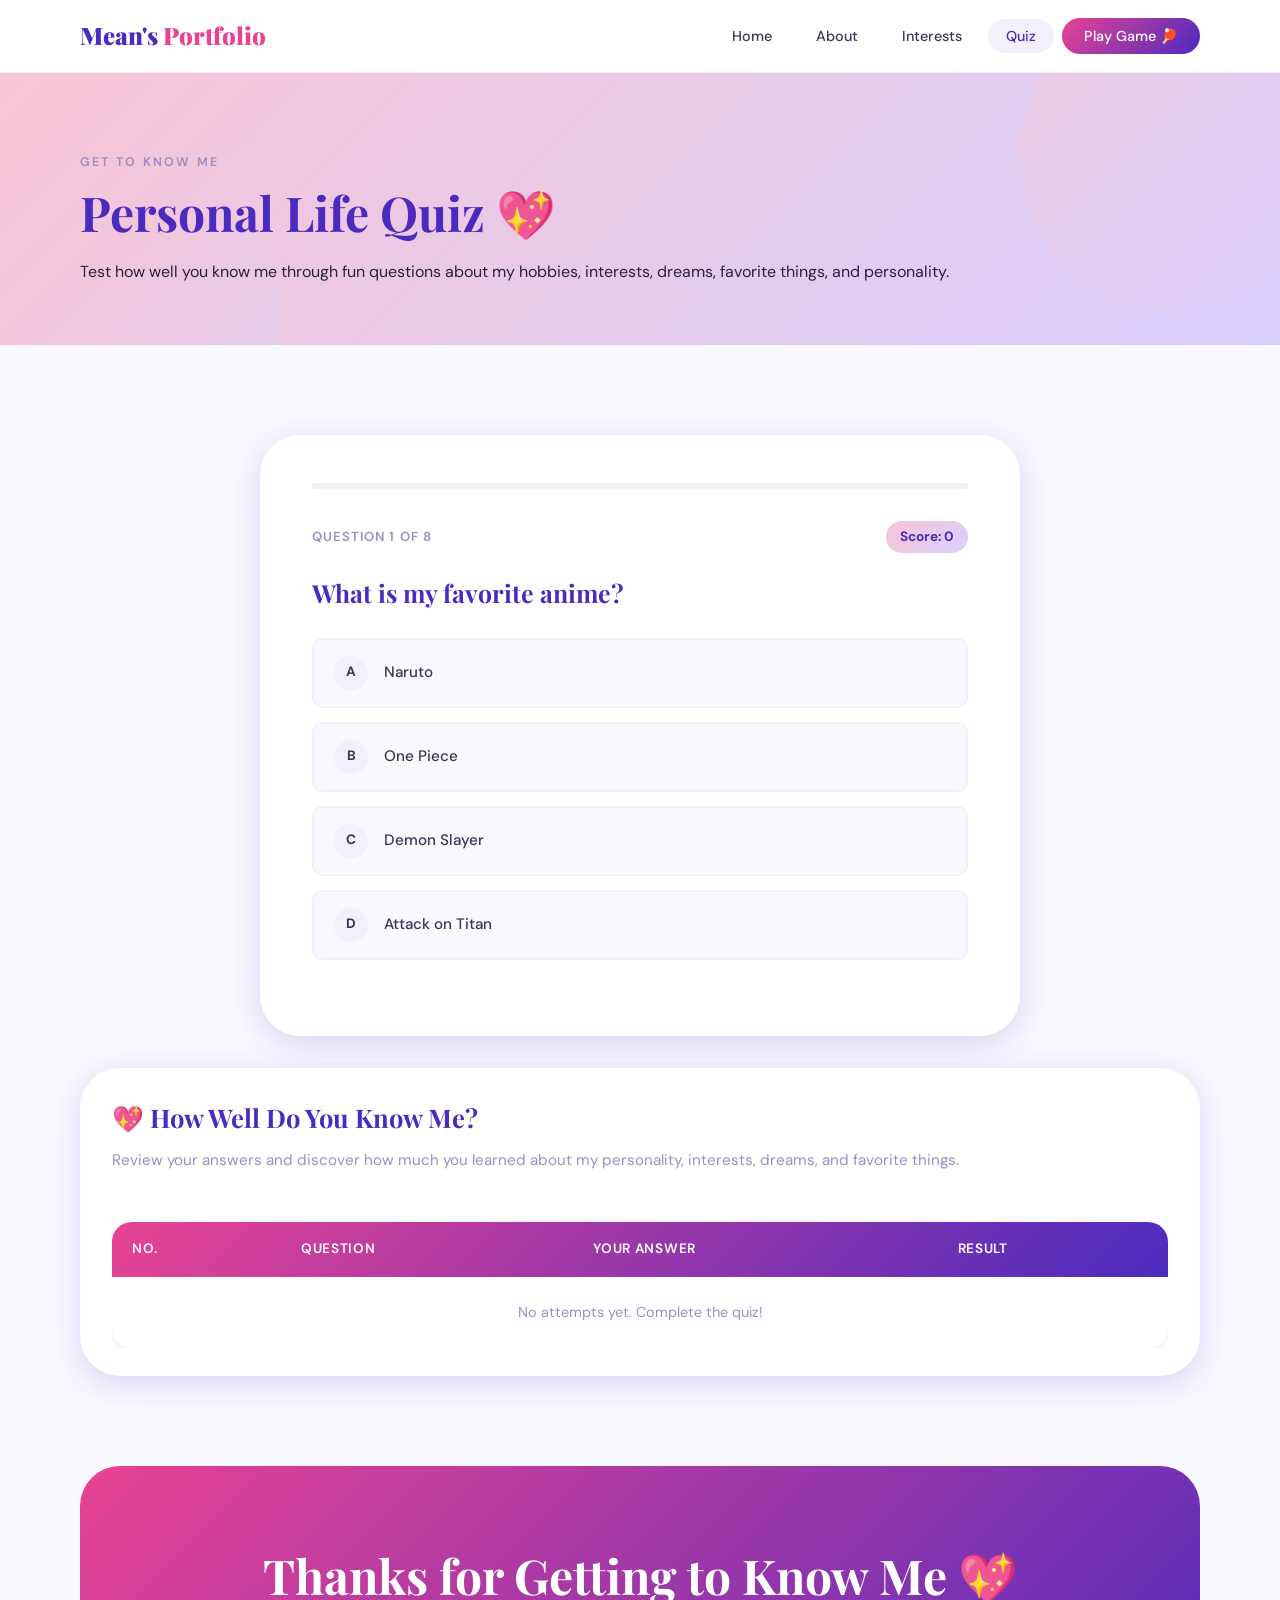
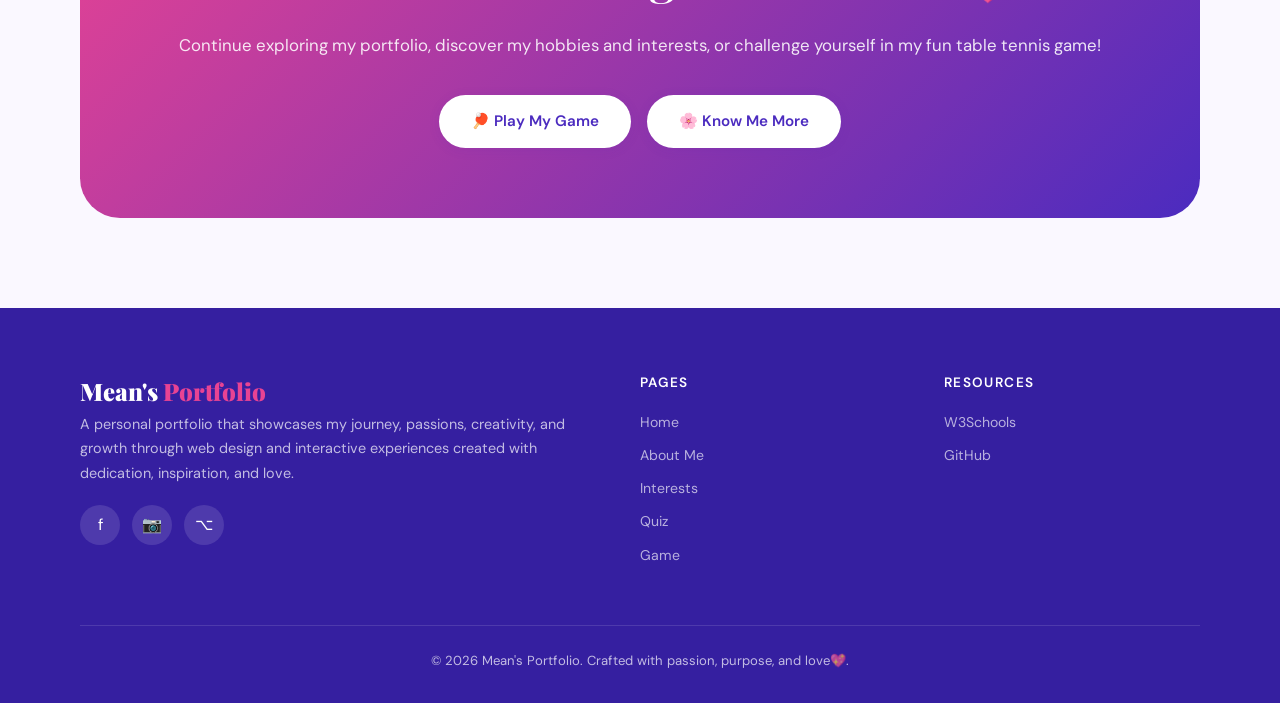
<file: quiz.html>
<!DOCTYPE html>
<html lang="en">
<head>
  <meta charset="UTF-8" />
  <meta name="viewport" content="width=device-width, initial-scale=1.0" />
  <title>Mean's Portfolio — Quiz</title>
  <link rel="stylesheet" href="style.css" />
</head>
<body>

  <nav class="navbar">
    <div class="container nav-inner">
      <a href="index.html" class="nav-logo">Mean's<span> Portfolio</span></a>
      <ul class="nav-links">
        <li><a href="index.html">Home</a></li>
        <li><a href="about.html">About</a></li>
        <li><a href="interest.html">Interests</a></li>
        <li><a href="quiz.html">Quiz</a></li>
        <li><a href="game.html" class="nav-cta">Play Game 🏓</a></li>
      </ul>
      <button class="nav-hamburger" aria-label="Toggle menu">
        <span></span><span></span><span></span>
      </button>
    </div>
    <ul class="nav-mobile">
      <li><a href="index.html">Home</a></li>
      <li><a href="about.html">About</a></li>
      <li><a href="interest.html">Interests</a></li>
      <li><a href="quiz.html">Quiz</a></li>
      <li><a href="game.html">Play Game 🏓</a></li>
    </ul>
  </nav>

  <section class="page-hero">
    <div class="blob" style="width:320px;height:320px;top:-80px;right:-60px;opacity:.5;"></div>
    <div class="blob" style="width:180px;height:180px;bottom:-50px;left:8%;opacity:.4;"></div>
    <div class="container page-hero-content">
      <p class="section-label">Get to Know Me</p>
      <h1 class="section-title">Personal Life Quiz 💖</h1>
      <p class="section-sub; about-text">Test how well you know me through fun questions about my hobbies, interests, dreams, favorite things, and personality.</p>
    </div>
  </section>

  <section class="section">
    <div class="container">
      <div class="quiz-wrap" id="quiz-container">
        <div class="quiz-card" id="quiz-question-card">
          <div class="quiz-progress-bar">
            <div class="quiz-progress-fill" id="quiz-progress" style="width:0%"></div>
          </div>

          <div class="quiz-meta">
            <span class="quiz-q-num" id="quiz-q-num">Question 1 of 8</span>
            <span class="quiz-score-live" id="quiz-score-live">Score: 0</span>
          </div>

          <h2 class="quiz-question" id="quiz-question-text">Loading question…</h2>

          <div class="quiz-options" id="quiz-options"></div>

          <div id="quiz-feedback"></div>

          <div class="quiz-nav">
            <button class="btn btn-primary" id="quiz-next-btn" onclick="nextQuestion()" style="display:none">
              Next Question →
            </button>
          </div>
        </div>

        <div class="quiz-card" id="quiz-result">
          <div class="result-emoji" id="result-emoji">🌸</div>
          <h2 id="result-title">You Know Me So Well!</h2>
          <div class="result-score-big" id="result-score-big">0/8</div>
          <p style="font-size:1rem; color:var(--gray-400); font-weight:600;" id="result-pct"> 0% Friendship Score 💖 </p>
          <p class="result-msg" id="result-msg">Thanks for taking time to know me better!</p>
          <div style="display:flex; gap:14px; justify-content:center; flex-wrap:wrap;">
            <button class="btn btn-primary" onclick="restartQuiz()">💖 Try Again</button>
            <a href="game.html" class="btn btn-outline">🏓 Play a Game</a>
          </div>
        </div>

      </div>

      <div class="score-table-wrap fade-up" style="margin-top:32px; padding:28px 32px;">

        <h3 style="margin-bottom:10px;">
          💖 How Well Do You Know Me?
        </h3>

        <p style="
          color:var(--gray-400);
          font-size:.95rem;
          margin-bottom:18px;
          line-height:1.6;
        ">
          Review your answers and discover how much you learned about my personality, interests, dreams, and favorite things.
        </p>

        <div style="overflow-x:auto;">
          <table class="fancy-table">
            <thead>
              <tr>
                <th>No.</th>
                <th>Question</th>
                <th>Your Answer</th>
                <th>Result</th>
              </tr>
            </thead>
            <tbody id="score-tbody">
              <tr>
                <td colspan="4"
                    style="
                      text-align:center;
                      color:var(--gray-400);
                      padding:18px;
                    ">
                  No attempts yet. Complete the quiz above! ✨
                </td>
              </tr>
            </tbody>
          </table>
        </div>
      </div>
    </div>
  </section>

  <section class="section" style="padding-top:0;">
    <div class="container">
      <div class="cta-banner fade-up">
        <h2>Thanks for Getting to Know Me 💖</h2>
        <p>Continue exploring my portfolio, discover my hobbies and interests, or challenge yourself in my fun table tennis game!</p>
        <div style="display:flex; gap:16px; justify-content:center; flex-wrap:wrap;">
          <a href="game.html"  class="btn btn-white">🏓 Play My Game</a>
          <a href="about.html" class="btn btn-white">🌸 Know Me More</a>
        </div>
      </div>
    </div>
  </section>

  <footer class="footer">
    <div class="container">
      <div class="footer-grid">
        <div class="footer-brand">
          <a href="index.html" class="nav-logo">Mean's<span> Portfolio</span></a>
          <p>A personal portfolio that showcases my journey, passions, creativity, and growth through web design and interactive experiences created with dedication, inspiration, and love.</p>
          <div class="social-links">
            <a href="https://www.facebook.com/maryanne.gonzales.5876/" title="Facebook">f</a>
            <a href="https://www.instagram.com/_whtdhck" title="Instagram">📷</a>
            <a href="https://github.com/maryviojan" title="GitHub">⌥</a>
          </div>
        </div>
        <div class="footer-col">
          <h4>Pages</h4>
          <a href="index.html">Home</a>
          <a href="about.html">About Me</a>
          <a href="interest.html">Interests</a>
          <a href="quiz.html">Quiz</a>
          <a href="game.html">Game</a>
        </div>
        <div class="footer-col">
          <h4>Resources</h4>
          <a href="https://www.w3schools.com" target="_blank" rel="noopener">W3Schools</a>
          <a href="https://github.com/maryviojan" target="_blank" rel="noopener">GitHub</a>
        </div>
      </div>
      <div class="footer-bottom">
        <p>© 2026 Mean's Portfolio. Crafted with passion, purpose, and love💖.</p>
      </div>
    </div>
  </footer>

  <script src="script.js"></script>
</body>
</html>
</file>
<file: style.css>
/* ---------- Google Fonts Import ---------- */
@import url('https://fonts.googleapis.com/css2?family=Playfair+Display:wght@700;900&family=DM+Sans:wght@300;400;500;600&display=swap');

/* ---------- CSS Variables ---------- */
:root {
  --purple:      #4B2BBF;
  --purple-dark: #351FA0;
  --purple-light:#7B5EE8;
  --pink:        #E84393;
  --pink-light:  #F7C5D5;
  --rose:        #FF6FB4;
  --white:       #FFFFFF;
  --off-white:   #FAF8FF;
  --gray-100:    #F3F0FB;
  --gray-400:    #9A8FC2;
  --gray-700:    #3D3557;
  --text:        #2B2040;

  --gradient:    linear-gradient(135deg, var(--pink) 0%, var(--purple) 100%);
  --gradient-soft: linear-gradient(135deg, #F7C5D5 0%, #D9CFFE 100%);

  --shadow-sm:   0 2px 12px rgba(75,43,191,.10);
  --shadow-md:   0 8px 32px rgba(75,43,191,.18);
  --shadow-lg:   0 20px 60px rgba(75,43,191,.22);

  --radius-sm:   10px;
  --radius-md:   20px;
  --radius-lg:   40px;
  --radius-blob: 60% 40% 55% 45% / 50% 60% 40% 50%;

  --transition:  0.28s cubic-bezier(.4,0,.2,1);
  --font-display:'Playfair Display', serif;
  --font-body:   'DM Sans', sans-serif;
}

/* ---------- Reset & Base ---------- */
*, *::before, *::after { box-sizing: border-box; margin: 0; padding: 0; }

html { scroll-behavior: smooth; }

body {
  font-family: var(--font-body);
  background: var(--off-white);
  color: var(--text);
  line-height: 1.65;
  overflow-x: hidden;
}

img { max-width: 100%; display: block; }
a  { text-decoration: none; color: inherit; }
ul { list-style: none; }

/* ---------- Utility ---------- */
.container {
  width: 90%;
  max-width: 1120px;
  margin: 0 auto;
}

.section { padding: 90px 0; }

.section-label {
  font-size: .78rem;
  font-weight: 600;
  letter-spacing: .18em;
  text-transform: uppercase;
  color: var(--gray-400);
  margin-bottom: 12px;
}

.section-title {
  font-family: var(--font-display);
  font-size: clamp(2rem, 4vw, 3rem);
  color: var(--purple);
  line-height: 1.15;
  margin-bottom: 18px;
}

.section-sub {
  color: var(--gray-700);
  max-width: 540px;
  font-size: 1.02rem;
}

/* Gradient text helper */
.grad-text {
  background: var(--gradient);
  -webkit-background-clip: text;
  -webkit-text-fill-color: transparent;
  background-clip: text;
}

/* Blob shapes */
.blob {
  border-radius: var(--radius-blob);
  background: var(--gradient-soft);
  position: absolute;
  z-index: 0;
  pointer-events: none;
}

/* ---------- Buttons ---------- */
.btn {
  display: inline-flex;
  align-items: center;
  gap: 8px;
  padding: 14px 32px;
  border-radius: 50px;
  font-family: var(--font-body);
  font-size: .95rem;
  font-weight: 600;
  cursor: pointer;
  border: none;
  transition: var(--transition);
}

.btn-primary {
  background: var(--gradient);
  color: var(--white);
  box-shadow: 0 6px 24px rgba(232,67,147,.35);
}
.btn-primary:hover {
  transform: translateY(-3px);
  box-shadow: 0 12px 36px rgba(232,67,147,.45);
}

.btn-outline {
  background: transparent;
  color: var(--purple);
  border: 2px solid var(--purple);
}
.btn-outline:hover {
  background: var(--purple);
  color: var(--white);
  transform: translateY(-3px);
}

.btn-white {
  background: var(--white);
  color: var(--purple);
  box-shadow: var(--shadow-sm);
}
.btn-white:hover {
  background: var(--gray-100);
  transform: translateY(-3px);
}

/* ---------- NAV ---------- */
.navbar {
  position: fixed;
  top: 0; left: 0; right: 0;
  z-index: 1000;
  background: rgba(255,255,255,.9);
  backdrop-filter: blur(16px);
  -webkit-backdrop-filter: blur(16px);
  border-bottom: 1px solid rgba(75,43,191,.08);
  transition: box-shadow var(--transition);
}

.navbar.scrolled { box-shadow: var(--shadow-md); }

.nav-inner {
  display: flex;
  align-items: center;
  justify-content: space-between;
  height: 72px;
}

.nav-logo {
  font-family: var(--font-display);
  font-size: 1.5rem;
  color: var(--purple);
  font-weight: 900;
}
.nav-logo span { color: var(--pink); }

.nav-links {
  display: flex;
  gap: 8px;
  align-items: center;
}

.nav-links a {
  padding: 8px 18px;
  border-radius: 50px;
  font-size: .9rem;
  font-weight: 500;
  color: var(--gray-700);
  transition: var(--transition);
}
.nav-links a:hover,
.nav-links a.active {
  background: var(--gray-100);
  color: var(--purple);
}
.nav-links a.nav-cta {
  background: var(--gradient);
  color: var(--white);
  padding: 9px 22px;
}
.nav-links a.nav-cta:hover { opacity: .88; transform: translateY(-1px); }

/* Hamburger */
.nav-hamburger {
  display: none;
  flex-direction: column;
  gap: 5px;
  cursor: pointer;
  padding: 4px;
  background: none;
  border: none;
}
.nav-hamburger span {
  display: block;
  width: 26px;
  height: 3px;
  background: var(--purple);
  border-radius: 3px;
  transition: var(--transition);
}
.nav-hamburger.open span:nth-child(1) { transform: translateY(8px) rotate(45deg); }
.nav-hamburger.open span:nth-child(2) { opacity: 0; }
.nav-hamburger.open span:nth-child(3) { transform: translateY(-8px) rotate(-45deg); }

/* Mobile nav */
.nav-mobile {
  display: none;
  flex-direction: column;
  background: var(--white);
  padding: 16px 24px 24px;
  border-top: 1px solid var(--gray-100);
}
.nav-mobile.open { display: flex; }
.nav-mobile a {
  padding: 12px 0;
  border-bottom: 1px solid var(--gray-100);
  font-weight: 500;
  color: var(--gray-700);
  transition: color var(--transition);
}
.nav-mobile a:hover, .nav-mobile a.active { color: var(--purple); }

/* ---------- FOOTER ---------- */
.footer {
  background: var(--purple-dark);
  color: rgba(255,255,255,.7);
  padding: 64px 0 32px;
}

.footer-grid {
  display: grid;
  grid-template-columns: 2fr 1fr 1fr;
  gap: 48px;
  margin-bottom: 48px;
}

.footer-brand .nav-logo { color: var(--white); margin-bottom: 14px; }
.footer-brand p { font-size: .9rem; line-height: 1.7; }

.footer-col h4 {
  color: var(--white);
  font-size: .85rem;
  font-weight: 600;
  letter-spacing: .1em;
  text-transform: uppercase;
  margin-bottom: 16px;
}
.footer-col a {
  display: block;
  font-size: .88rem;
  margin-bottom: 10px;
  color: rgba(255,255,255,.65);
  transition: color var(--transition);
}
.footer-col a:hover { color: var(--pink-light); }

.footer-bottom {
  border-top: 1px solid rgba(255,255,255,.12);
  padding-top: 24px;
  text-align: center;
  font-size: .82rem;
}

/* ---------- SOCIAL ICONS ---------- */
.social-links { display: flex; gap: 12px; margin-top: 20px; }
.social-links a {
  width: 40px; height: 40px;
  border-radius: 50%;
  background: rgba(255,255,255,.12);
  display: flex; align-items: center; justify-content: center;
  font-size: 1rem;
  transition: var(--transition);
  color: var(--white);
}
.social-links a:hover { background: var(--pink); transform: translateY(-3px); }

/* ---------- PAGE HERO (shared) ---------- */
.page-hero {
  margin-top: 72px;
  padding: 80px 0 60px;
  background: var(--gradient-soft);
  position: relative;
  overflow: hidden;
}
.page-hero .blob:nth-child(1) { width: 350px; height: 350px; top: -80px; right: -80px; opacity: .5; }
.page-hero .blob:nth-child(2) { width: 200px; height: 200px; bottom: -60px; left: 10%; opacity: .4; }
.page-hero-content { position: relative; z-index: 1; }

/* HOME PAGE */
.hero {
  margin-top: 72px;
  min-height: calc(100vh - 72px);
  display: flex;
  align-items: center;
  position: relative;
  overflow: hidden;
  background: var(--off-white);
}

.hero-bg-blob-1 {
  width: 600px; height: 600px;
  background: var(--gradient-soft);
  top: -100px; right: -120px;
  opacity: .7;
}
.hero-bg-blob-2 {
  width: 280px; height: 280px;
  background: linear-gradient(135deg, #fde8f4, #d4c9ff);
  bottom: 60px; left: 5%;
  opacity: .6;
}

.hero-inner {
  display: grid;
  grid-template-columns: 1fr 1fr;
  gap: 64px;
  align-items: center;
  position: relative;
  z-index: 1;
}

.hero-tag {
  display: inline-block;
  background: var(--gray-100);
  color: var(--purple);
  font-size: .78rem;
  font-weight: 600;
  letter-spacing: .14em;
  text-transform: uppercase;
  padding: 7px 18px;
  border-radius: 50px;
  margin-bottom: 30px;
}

.hero-title {
  font-family: var(--font-display);
  font-size: clamp(2.4rem, 5.5vw, 4rem);
  line-height: 1.1;
  color: var(--purple);
  margin-bottom: 22px;
}

.hero-desc {
  color: var(--gray-700);
  font-size: 1.08rem;
  max-width: 440px;
  margin-bottom: 36px;
}

.hero-actions { display: flex; gap: 14px; flex-wrap: wrap; }

/* Stats strip */
.hero-stats {
  display: flex;
  gap: 40px;
  margin-top: 52px;
  padding-top: 40px;
  border-top: 1px solid var(--gray-100);
}
.hero-stats .stat-num {
  font-family: var(--font-display);
  font-size: 2.2rem;
  color: var(--purple);
  display: block;
  line-height: 1;
}
.hero-stats .stat-label {
  font-size: .82rem;
  color: var(--gray-400);
  margin-top: 4px;
}

/* Hero image side */
.hero-visual { position: relative; display: flex; justify-content: center; }

.hero-img-blob {
  width: 420px; height: 420px;
  background: var(--gradient);
  position: relative;
  border-radius: 55% 45% 60% 40% / 45% 55% 45% 55%;
  overflow: hidden;
  box-shadow: var(--shadow-lg);
}

.hero-img-blob img {
  width: 100%; height: 100%;
  object-fit: cover;
  opacity: .9;
}

/* Placeholder avatar (no real image) */
.avatar-placeholder {
  width: 100%;
  height: 100%;
  display: flex;
  align-items: center;
  justify-content: center;
  font-size: 8rem;
  background: var(--gradient-soft);
}

/* ===== FLOATING BADGE FINAL ===== */
.hero-badge{
    position: absolute;
    right: -20px;
    bottom: 70px;

    background: white;
    padding: 10px 14px;

    border-radius: 18px;

    display: flex;
    align-items: center;
    gap: 10px;

    width: 150px;

    box-shadow: 0 10px 25px rgba(0,0,0,0.08);

    transition: 0.3s ease;
}

/* Hover Effect */
.hero-badge:hover{
    transform: translateY(-4px);
    box-shadow: 0 14px 30px rgba(255, 105, 180, 0.18);
}

/* Badge Icon */
.hero-badge-icon{
    width: 36px;
    height: 36px;

    display: flex;
    align-items: center;
    justify-content: center;

    border-radius: 50%;

    font-size: .9rem;

    background: linear-gradient(135deg,#ff5ec4,#9b5cff);
    color: white;

    flex-shrink: 0;
}

/* Badge Text */
.hero-badge strong{
    font-size: .95rem;
    color: #4b2aad;
}

.hero-badge span{
    font-size: .85rem;
    color: #8c8c8c;
}

/* Home Features section */
.features-grid {
  display: grid;
  grid-template-columns: repeat(4, 1fr);
  gap: 15px;
  margin-top: 30px;
}

.feature-card {
  background: var(--white);
  border-radius: var(--radius-md);
  padding: 20px 15px;
  box-shadow: var(--shadow-sm);
  border: 1px solid rgba(75,43,191,.06);
  transition: var(--transition);
  position: relative;
  overflow: hidden;
  
}
.feature-card::before {
  content: '';
  position: absolute;
  top: 0; left: 0; right: 0;
  height: 4px;
  background: var(--gradient);
  transform: scaleX(0);
  transition: transform var(--transition);
  transform-origin: left;
}
.feature-card:hover { transform: translateY(-6px); box-shadow: var(--shadow-md); }
.feature-card:hover::before { transform: scaleX(1); }

.feature-icon {
  width: 56px; height: 56px;
  background: var(--gradient-soft);
  border-radius: var(--radius-sm);
  display: flex; align-items: center; justify-content: center;
  font-size: 1.6rem;
  margin-bottom: 20px;
}

.feature-card h3 {
  font-family: var(--font-display);
  font-size: 1.25rem;
  color: var(--purple);
  margin-bottom: 10px;
}
.feature-card p { font-size: .9rem; color: var(--gray-700); line-height: 1.7; }

/* CTA Banner */
.cta-banner {
  background: var(--gradient);
  border-radius: var(--radius-lg);
  padding: 70px 60px;
  text-align: center;
  position: relative;
  overflow: hidden;
  color: var(--white);
}
.cta-banner h2 {
  font-family: var(--font-display);
  font-size: clamp(2rem, 4vw, 3rem);
  margin-bottom: 16px;
}
.cta-banner p { opacity: .88; margin-bottom: 36px; font-size: 1.05rem; }

/* ABOUT PAGE */
.about-grid {
  display: grid;
  grid-template-columns: 1fr 1.2fr;
  gap: 72px;
  align-items: start;
}

.about-img-wrap { position: relative; }

.about-img-blob {
  width: 100%;
  aspect-ratio: 1;
  background: var(--gradient-soft);
  border-radius: 55% 45% 50% 50% / 50% 60% 40% 50%;
  display: flex; align-items: center; justify-content: center;
  font-size: 6rem;
  overflow: hidden;
  box-shadow: var(--shadow-md);
}

.about-stat-card {
  position: absolute;
  background: var(--white);
  box-shadow: var(--shadow-md);
  border-radius: var(--radius-md);
  padding: 16px 22px;
  bottom: 24px; right: -24px;
}
.about-stat-card strong {
  font-family: var(--font-display);
  font-size: 2rem;
  color: var(--purple);
  display: block;
}
.about-stat-card span { font-size: .82rem; color: var(--gray-400); }

/* Skills progress bars */
.skills-list { margin-top: 28px; }
.skill-item { margin-bottom: 18px; }
.skill-item .skill-header {
  display: flex;
  justify-content: space-between;
  font-size: .88rem;
  font-weight: 600;
  color: var(--gray-700);
  margin-bottom: 7px;
}
.skill-bar {
  height: 8px;
  background: var(--gray-100);
  border-radius: 50px;
  overflow: hidden;
}
.skill-fill {
  height: 100%;
  background: var(--gradient);
  border-radius: 50px;
  transform-origin: left;
  animation: growBar 1.2s ease forwards;
}
@keyframes growBar { from { width: 0 !important; } }

/* Contact Form */
.form-card {
  background: var(--white);
  border-radius: var(--radius-lg);
  padding: 52px 48px;
  box-shadow: var(--shadow-md);
  margin-top: 80px;
}
.form-card .section-title { font-size: 2rem; }

.form-grid {
  display: grid;
  grid-template-columns: 1fr 1fr;
  gap: 20px;
  margin-top: 32px;
}
.form-grid .full { grid-column: 1 / -1; }

.form-group { display: flex; flex-direction: column; gap: 7px; }

.form-group label {
  font-size: .85rem;
  font-weight: 600;
  color: var(--gray-700);
  letter-spacing: .03em;
}

.form-group input,
.form-group select,
.form-group textarea {
  padding: 12px 18px;
  border: 2px solid var(--gray-100);
  border-radius: var(--radius-sm);
  font-family: var(--font-body);
  font-size: .93rem;
  color: var(--text);
  background: var(--off-white);
  transition: border-color var(--transition), box-shadow var(--transition);
  outline: none;
}
.form-group input:focus,
.form-group select:focus,
.form-group textarea:focus {
  border-color: var(--purple-light);
  box-shadow: 0 0 0 3px rgba(123,94,232,.15);
  background: var(--white);
}
.form-group textarea { resize: vertical; min-height: 110px; }

/* Radio & Checkbox group */
.radio-group, .check-group {
  display: flex;
  gap: 20px;
  flex-wrap: wrap;
  margin-top: 4px;
}
.radio-group label,
.check-group label {
  display: flex;
  align-items: center;
  gap: 8px;
  cursor: pointer;
  font-size: .9rem;
  color: var(--gray-700);
  font-weight: 400;
}
.radio-group input[type="radio"],
.check-group input[type="checkbox"] {
  width: 18px; height: 18px;
  accent-color: var(--purple);
  cursor: pointer;
  border: none;
  padding: 0;
  box-shadow: none;
}
.form-group input[type="radio"]:focus,
.form-group input[type="checkbox"]:focus { box-shadow: none; border-color: transparent; }

.form-error {
  font-size: .78rem;
  color: #e63946;
  min-height: 16px;
}
.form-success-msg {
  display: none;
  background: linear-gradient(135deg,#d4edda,#c3f0ca);
  color: #155724;
  border-radius: var(--radius-sm);
  padding: 16px 20px;
  font-weight: 600;
  margin-top: 20px;
  text-align: center;
}

/* INTEREST PAGE */
.interests-grid {
  display: grid;
  grid-template-columns: repeat(3, 1fr);
  gap: 28px;
  margin-top: 48px;
}

.interest-card {
  background: var(--white);
  border-radius: var(--radius-md);
  overflow: hidden;
  box-shadow: var(--shadow-sm);
  transition: var(--transition);
}
.interest-card:hover { transform: translateY(-8px); box-shadow: var(--shadow-md); }

.interest-card-img {
  height: 180px;
  background: var(--gradient-soft);
  display: flex; align-items: center; justify-content: center;
  font-size: 4rem;
  position: relative;
  overflow: hidden;
}
.interest-card-img::after {
  content: '';
  position: absolute;
  bottom: 0; left: 0; right: 0;
  height: 50%;
  background: linear-gradient(to top, rgba(75,43,191,.15), transparent);
}

.interest-card-body { padding: 24px; }
.interest-card-body h3 {
  font-family: var(--font-display);
  font-size: 1.2rem;
  color: var(--purple);
  margin-bottom: 10px;
}
.interest-card-body p { font-size: .88rem; color: var(--gray-700); line-height: 1.7; margin-bottom: 16px; }
.interest-card-body a { font-size: .85rem; font-weight: 600; color: var(--pink); }
.interest-card-body a:hover { text-decoration: underline; }

/* Favorites table */
.fancy-table {
  width: 100%;
  border-collapse: collapse;
  margin-top: 32px;
  background: var(--white);
  border-radius: var(--radius-md);
  overflow: hidden;
  box-shadow: var(--shadow-sm);
}
.fancy-table thead {
  background: var(--gradient);
  color: var(--white);
}
.fancy-table th {
  padding: 16px 20px;
  text-align: left;
  font-size: .85rem;
  font-weight: 600;
  letter-spacing: .05em;
  text-transform: uppercase;
}
.fancy-table td {
  padding: 15px 20px;
  font-size: .9rem;
  color: var(--gray-700);
  border-bottom: 1px solid var(--gray-100);
}
.fancy-table tr:last-child td { border-bottom: none; }
.fancy-table tr:hover td { background: var(--gray-100); }

.tag-badge {
  display: inline-block;
  background: var(--gradient-soft);
  color: var(--purple);
  font-size: .76rem;
  font-weight: 600;
  padding: 4px 12px;
  border-radius: 50px;
}

/* Quick links panel */
.quick-links-panel {
  background: var(--gradient);
  border-radius: var(--radius-lg);
  padding: 52px 48px;
  color: var(--white);
  display: flex;
  align-items: center;
  justify-content: space-between;
  gap: 32px;
  flex-wrap: wrap;
  margin-top: 64px;
}
.quick-links-panel h3 {
  font-family: var(--font-display);
  font-size: 1.8rem;
  margin-bottom: 8px;
}
.quick-links-panel p { opacity: .85; font-size: .95rem; }
.quick-links-btns { display: flex; gap: 14px; flex-wrap: wrap; }

/* QUIZ PAGE  */
.quiz-wrap {
  max-width: 760px;
  margin: 0 auto;
}

.quiz-card {
  background: var(--white);
  border-radius: var(--radius-lg);
  padding: 48px 52px;
  box-shadow: var(--shadow-md);
  margin-bottom: 32px;
}

.quiz-progress-bar {
  height: 6px;
  background: var(--gray-100);
  border-radius: 50px;
  overflow: hidden;
  margin-bottom: 32px;
}
.quiz-progress-fill {
  height: 100%;
  background: var(--gradient);
  border-radius: 50px;
  transition: width .5s ease;
}

.quiz-meta {
  display: flex;
  justify-content: space-between;
  align-items: center;
  margin-bottom: 24px;
}
.quiz-q-num { font-size: .82rem; font-weight: 600; color: var(--gray-400); letter-spacing: .08em; text-transform: uppercase; }
.quiz-score-live {
  background: var(--gradient-soft);
  color: var(--purple);
  font-weight: 700;
  font-size: .85rem;
  padding: 5px 14px;
  border-radius: 50px;
}

.quiz-question {
  font-family: var(--font-display);
  font-size: 1.55rem;
  color: var(--purple);
  margin-bottom: 28px;
  line-height: 1.3;
}

.quiz-options { display: flex; flex-direction: column; gap: 14px; }

.quiz-option {
  display: flex;
  align-items: center;
  gap: 16px;
  padding: 16px 20px;
  border: 2px solid var(--gray-100);
  border-radius: var(--radius-sm);
  cursor: pointer;
  font-size: .95rem;
  font-weight: 500;
  color: var(--gray-700);
  transition: var(--transition);
  background: var(--off-white);
  user-select: none;
}
.quiz-option:hover:not(.disabled) {
  border-color: var(--purple-light);
  background: var(--gray-100);
}
.quiz-option.correct {
  border-color: #34c78a;
  background: #edfbf4;
  color: #155724;
}
.quiz-option.wrong {
  border-color: #e63946;
  background: #fef0f0;
  color: #841a1a;
}
.quiz-option.disabled { cursor: not-allowed; }

.quiz-option-letter {
  width: 34px; height: 34px;
  border-radius: 50%;
  background: var(--gray-100);
  display: flex; align-items: center; justify-content: center;
  font-weight: 700;
  font-size: .85rem;
  flex-shrink: 0;
  transition: var(--transition);
}
.quiz-option.correct .quiz-option-letter { background: #34c78a; color: var(--white); }
.quiz-option.wrong   .quiz-option-letter { background: #e63946; color: var(--white); }

#quiz-feedback {
  margin-top: 20px;
  padding: 14px 20px;
  border-radius: var(--radius-sm);
  font-weight: 600;
  font-size: .95rem;
  display: none;
}
#quiz-feedback.correct { background: #edfbf4; color: #155724; }
#quiz-feedback.wrong   { background: #fef0f0; color: #841a1a; }

.quiz-nav { display: flex; justify-content: flex-end; margin-top: 28px; }

/* Results card */
#quiz-result {
  display: none;
  text-align: center;
}
.result-emoji { font-size: 5rem; margin-bottom: 16px; }
#quiz-result h2 {
  font-family: var(--font-display);
  font-size: 2.4rem;
  color: var(--purple);
  margin-bottom: 10px;
}
.result-score-big {
  font-family: var(--font-display);
  font-size: 4rem;
  background: var(--gradient);
  -webkit-background-clip: text;
  -webkit-text-fill-color: transparent;
  background-clip: text;
  line-height: 1;
  margin: 16px 0;
}
.result-msg { color: var(--gray-700); margin-bottom: 28px; }

/* Score table */
.score-table-wrap {
  background: var(--white);
  border-radius: var(--radius-lg);
  padding: 40px 48px;
  box-shadow: var(--shadow-md);
}
.score-table-wrap h3 {
  font-family: var(--font-display);
  font-size: 1.6rem;
  color: var(--purple);
  margin-bottom: 24px;
}

/* GAME PAGE */
.game-wrap {
  max-width: 820px;
  margin: 0 auto;
}

.game-header-bar {
  display: flex;
  align-items: center;
  justify-content: space-between;
  background: var(--white);
  border-radius: var(--radius-md);
  padding: 20px 32px;
  box-shadow: var(--shadow-sm);
  margin-bottom: 20px;
  flex-wrap: wrap;
  gap: 16px;
}
.game-header-bar h2 {
  font-family: var(--font-display);
  font-size: 1.5rem;
  color: var(--purple);
}

.scoreboard {
  display: flex;
  gap: 32px;
  align-items: center;
}
.score-block { text-align: center; }
.score-block .score-num {
  font-family: var(--font-display);
  font-size: 2.2rem;
  color: var(--purple);
  line-height: 1;
}
.score-block .score-lbl { font-size: .78rem; color: var(--gray-400); font-weight: 600; letter-spacing: .05em; text-transform: uppercase; }
.score-divider { font-size: 1.5rem; color: var(--gray-400); }

/* Canvas container */
#game-canvas-wrap {
  background: var(--white);
  border-radius: var(--radius-md);
  box-shadow: var(--shadow-md);
  overflow: hidden;
  position: relative;
}
#game-canvas { display: block; width: 100%; cursor: pointer; }

.game-overlay {
  position: absolute;
  inset: 0;
  display: flex;
  flex-direction: column;
  align-items: center;
  justify-content: center;
  background: rgba(255,255,255,.92);
  backdrop-filter: blur(6px);
  z-index: 10;
}
.game-overlay h3 {
  font-family: var(--font-display);
  font-size: 2.8rem;
  color: var(--purple);
  margin-bottom: 10px;
  text-align: center;
}
.game-overlay p { color: var(--gray-700); margin-bottom: 28px; font-size: 1.05rem; text-align: center; max-width: 360px; }

.game-controls {
  display: flex;
  gap: 14px;
  justify-content: center;
  margin-top: 20px;
  flex-wrap: wrap;
}

.game-instructions {
  background: var(--gradient-soft);
  border-radius: var(--radius-md);
  padding: 24px 32px;
  margin-top: 20px;
  display: flex;
  gap: 32px;
  flex-wrap: wrap;
}
.game-instr-item {
  display: flex;
  align-items: center;
  gap: 10px;
  font-size: .88rem;
  color: var(--gray-700);
}
.game-instr-item .instr-icon {
  width: 36px; height: 36px;
  background: var(--white);
  border-radius: 8px;
  display: flex; align-items: center; justify-content: center;
  font-size: 1.1rem;
  box-shadow: var(--shadow-sm);
}

/* ABOUT TEXT */
.about-text{
    width: 100%;
    max-width: 100%;

    white-space: normal !important;

    overflow-wrap: break-word;
    word-break: normal;

    line-height: 1.8;
}

/* PAGE HERO CONTENT */
.page-hero-content{
    width: 100%;
    max-width: 100%;

    overflow: visible;
}

.page-hero-content{
    width: 100%;
    max-width: 100%;

    padding-left: 80px;
    padding-right: 80px;

    box-sizing: border-box;

    overflow: visible;
}

/* ABOUT TEXT */

.about-text{
    width: 100%;
    max-width: 100%;

    white-space: normal !important;

    overflow-wrap: break-word;
    word-break: normal;

    line-height: 1.8;
}

/* TABLET */

@media (max-width: 900px){

  .hero-inner{
      grid-template-columns: 1fr;
      text-align: center;
  }

  .hero-desc{
      max-width: 100%;
      margin: 0 auto 36px;
  }

  .hero-actions{
      justify-content: center;
  }

  .hero-stats{
      justify-content: center;
  }

  .hero-visual{
      margin-top: 32px;
  }

  .hero-img-blob{
      width: 300px;
      height: 300px;
  }

  .hero-badge{
      left: 0;
  }

  .features-grid{
      grid-template-columns: 1fr 1fr;
  }

  .interests-grid{
      grid-template-columns: 1fr 1fr;
  }

  .about-grid{
      grid-template-columns: 1fr;
  }

  .about-stat-card{
      right: 0;
  }

  .footer-grid{
      grid-template-columns: 1fr 1fr;
  }

  .quiz-card{
      padding: 32px 28px;
  }

  .form-card{
      padding: 36px 28px;
  }

  .score-table-wrap{
      padding: 32px 28px;
  }

  .nav-links{
      display: none;
  }

  .nav-hamburger{
      display: flex;
  }

}

/* MOBILE */

@media (max-width: 768px){

    .page-hero{
        padding: 70px 0;
    }

    .page-hero-content{

        padding-left: 24px;
        padding-right: 24px;

        overflow: visible;
    }

    .about-text{
        display: block;

        width: 100%;

        font-size: 1rem;

        line-height: 1.7;

        text-align: left;
    }

    .section-title{
        font-size: 2.8rem;
    }

}

/* SMALL MOBILE */

@media (max-width: 600px){

  .section{
      padding: 60px 0;
  }

  .features-grid{
      grid-template-columns: 1fr;
  }

  .interests-grid{
      grid-template-columns: 1fr;
  }

  .form-grid{
      grid-template-columns: 1fr;
  }

  .footer-grid{
      grid-template-columns: 1fr;
  }

  .cta-banner{
      padding: 44px 28px;
  }

  .quiz-question{
      font-size: 1.25rem;
  }

  .quick-links-panel{
      padding: 36px 24px;
  }

  .scoreboard{
      gap: 16px;
  }

  .game-header-bar{
      flex-direction: column;
      text-align: center;
  }

}

/* ---------- Animate on scroll (fade-up) ---------- */
.fade-up {
  opacity: 0;
  transform: translateY(32px);
  transition: opacity .65s ease, transform .65s ease;
}
.fade-up.visible {
  opacity: 1;
  transform: translateY(0);
}
.fade-up:nth-child(2) { transition-delay: .1s; }
.fade-up:nth-child(3) { transition-delay: .2s; }
.fade-up:nth-child(4) { transition-delay: .3s; }

.about-text{
    max-width: 100%;
    text-align: justify;
    white-space: normal;
    overflow-wrap: break-word;
    word-break: normal;
    line-height: 1.7;
}

.hero-img-blob{
    width: 420px;
    height: 420px;
    overflow: hidden;
    position: relative;

    /* Wave / Blob Shape */
    border-radius: 58% 42% 63% 37% / 40% 58% 42% 60%;

    /* Soft Pink Glow */
    box-shadow:
        0 0 30px rgba(255, 105, 180, 0.40),
        0 0 50px rgba(255, 182, 193, 0.25);

    animation: blobWave 8s ease-in-out infinite;
    transition: 0.4s ease;
}

/* Moving Blob Animation */
@keyframes blobWave{
    0%{
        border-radius: 58% 42% 63% 37% / 40% 58% 42% 60%;
    }

    50%{
        border-radius: 40% 60% 35% 65% / 55% 35% 65% 45%;
    }

    100%{
        border-radius: 58% 42% 63% 37% / 40% 58% 42% 60%;
    }
}

/* Hover Effect */
.hero-img-blob:hover{
    transform: scale(1.03);

    box-shadow:
        0 0 20px rgba(255, 20, 147, 0.50),
        0 0 45px rgba(255, 105, 180, 0.35);
}

/* Image Fit */
.profile-img{
    width: 100%;
    height: 100%;
    object-fit: cover;
}

.about-text{
    white-space: nowrap;
}

.about-img-blob{
    overflow: hidden;

    border-radius: 58% 42% 63% 37% / 40% 58% 42% 60%;

    box-shadow:
        0 0 40px rgba(255, 105, 180, 0.40),
        0 0 35px rgba(255, 182, 193, 0.25);

    animation: blobWave 8s ease-in-out infinite;
}

@keyframes blobWave{
    0%{
        border-radius: 58% 42% 63% 37% / 40% 58% 42% 60%;
    }

    50%{
        border-radius: 40% 60% 35% 65% / 55% 35% 65% 45%;
    }

    100%{
        border-radius: 58% 42% 63% 37% / 40% 58% 42% 60%;
    }
}

/* Interest Card Image */
.interest-card-img{
    width: 100%;
    height: 220px;

    overflow: hidden;

    border-radius: 22px 22px 0 0;
}

/* Actual Image */
.interest-card-img img{
    width: 100%;
    height: 100%;

    object-fit: cover;

    transition: 0.4s ease;
}

/* Hover Zoom Effect */
.interest-card:hover .interest-card-img img{
    transform: scale(1.05);
}

/*  ANSWER HISTORY SECTION */

.answer-history{
    background: #fff;
    border-radius: 32px;

    padding: 28px 36px;   /* reduced space */

    margin-top: 40px;

    box-shadow: 0 10px 30px rgba(0,0,0,0.05);
}

/* Title */
.answer-history h3{
    margin-bottom: 10px;
}

/* Description */
.answer-history p{
    margin-bottom: 18px;   /* smaller gap */
    color: var(--gray-400);
}

/* Table */
.answer-table{
    width: 100%;
    margin-top: 18px;

    border-collapse: collapse;
    overflow: hidden;
    border-radius: 22px;
}

/* Table Cells */
.answer-table th,
.answer-table td{
    padding: 14px 16px;   /* reduced height */
    text-align: left;
}

/* Table Header */
.answer-table th{
    background: linear-gradient(
        90deg,
        #ff4fa3,
        #5b2dd1
    );

    color: white;
    font-weight: 600;
}

/* Empty State */
.answer-table td{
    background: #fff;
    color: #9a8fc2;
}

/* GAME INSTRUCTIONS */

.game-instructions{
    display:grid;

    grid-template-columns:
    repeat(2, 1fr);

    gap:10px;

    align-items:center;
}

.game-instr-item{
    display:flex;

    align-items:center;

    gap:15px;

    min-height:40px;
}

/* Icon Box */
.instr-icon{
    width:48px;
    height:48px;

    display:flex;
    align-items:center;
    justify-content:center;

    background:#fff;

    border-radius:14px;

    font-size:1.3rem;

    flex-shrink:0;
}

/* Text */
.game-instr-item span{
    line-height:1.5;
    font-weight:400;
}
</file>
